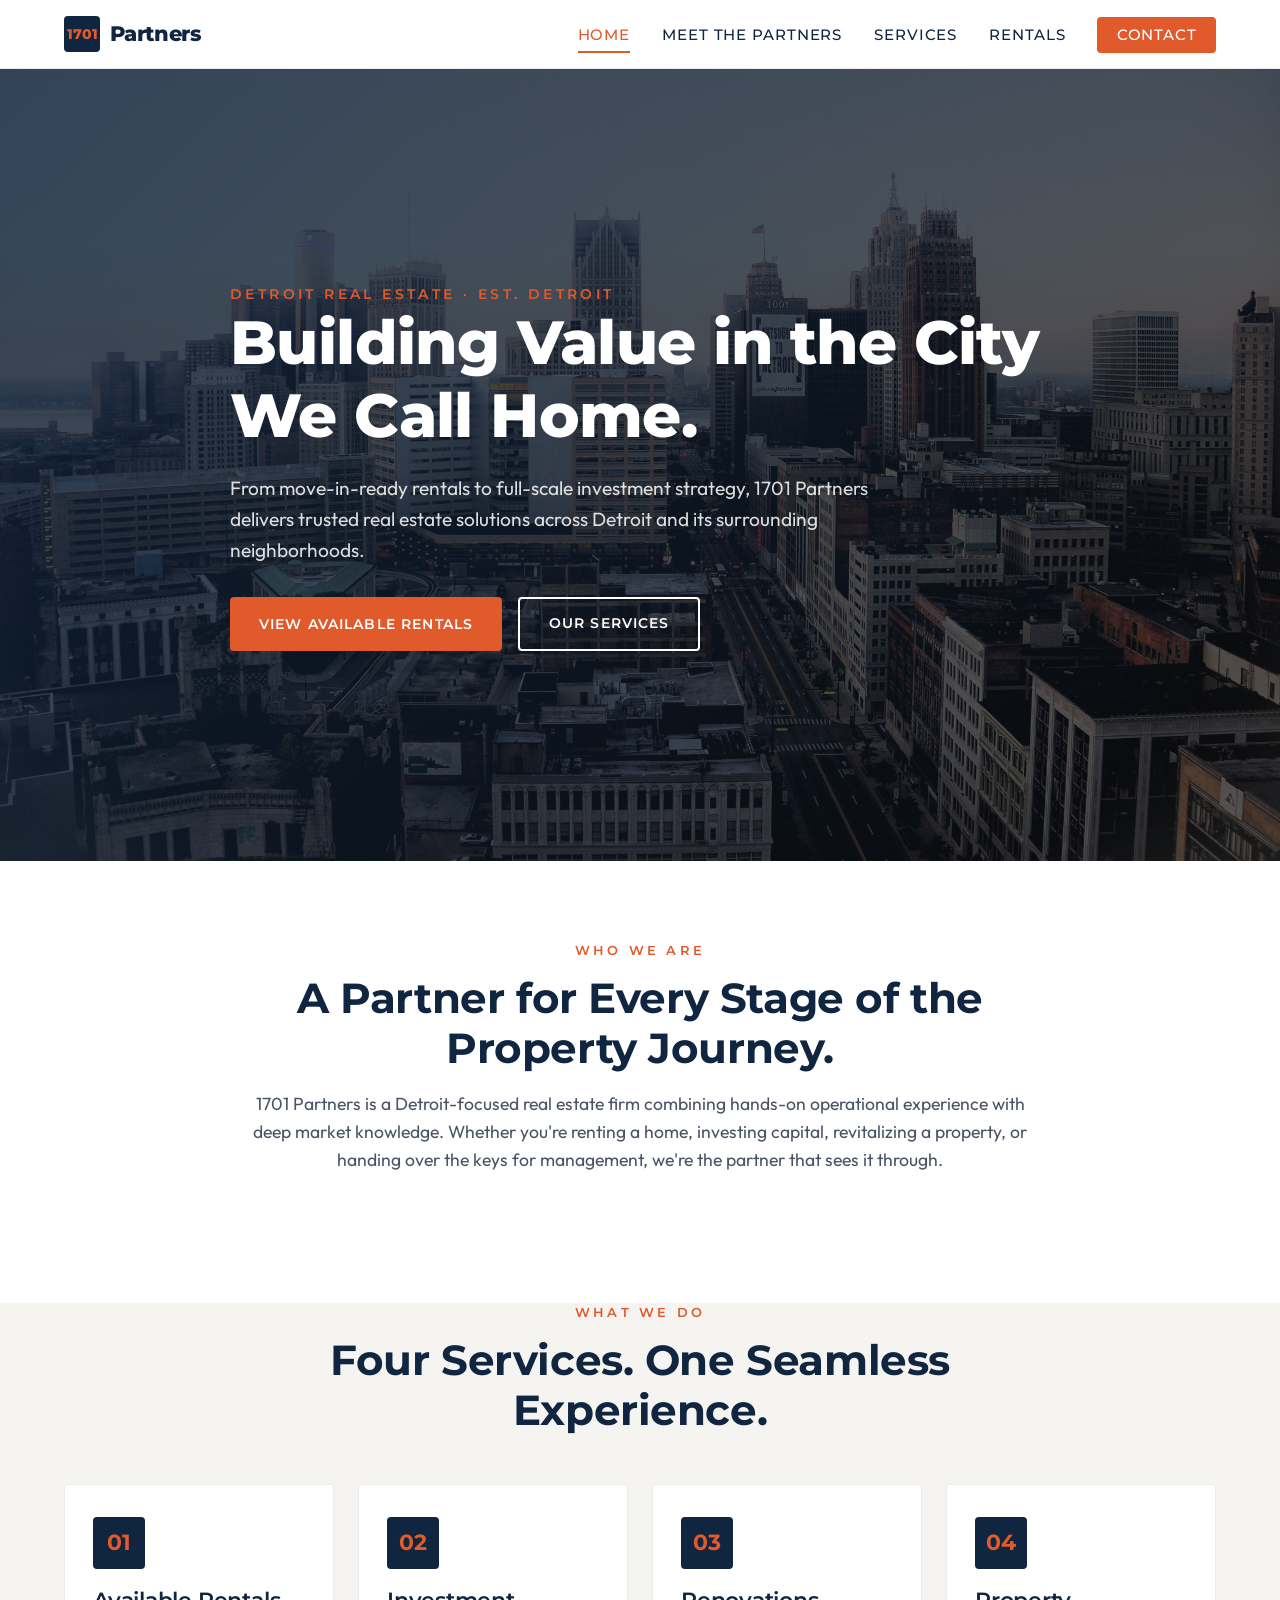
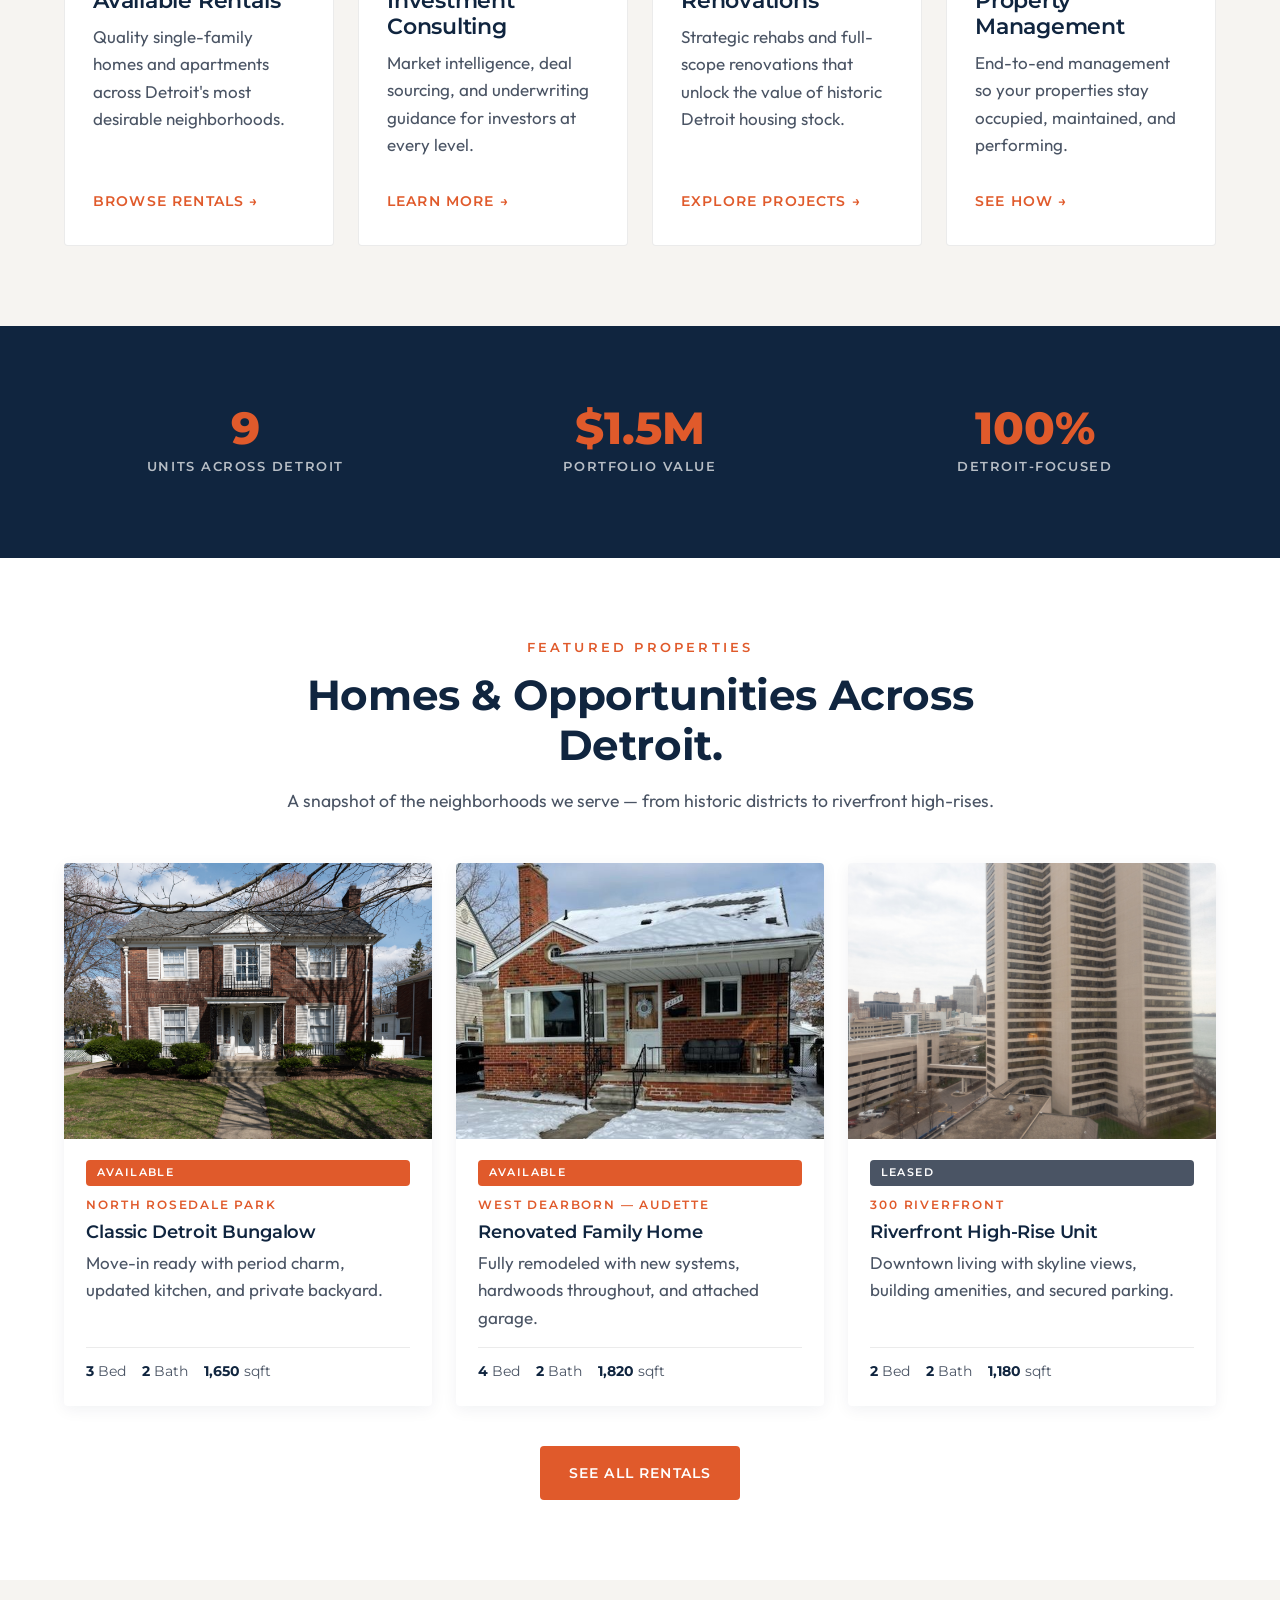
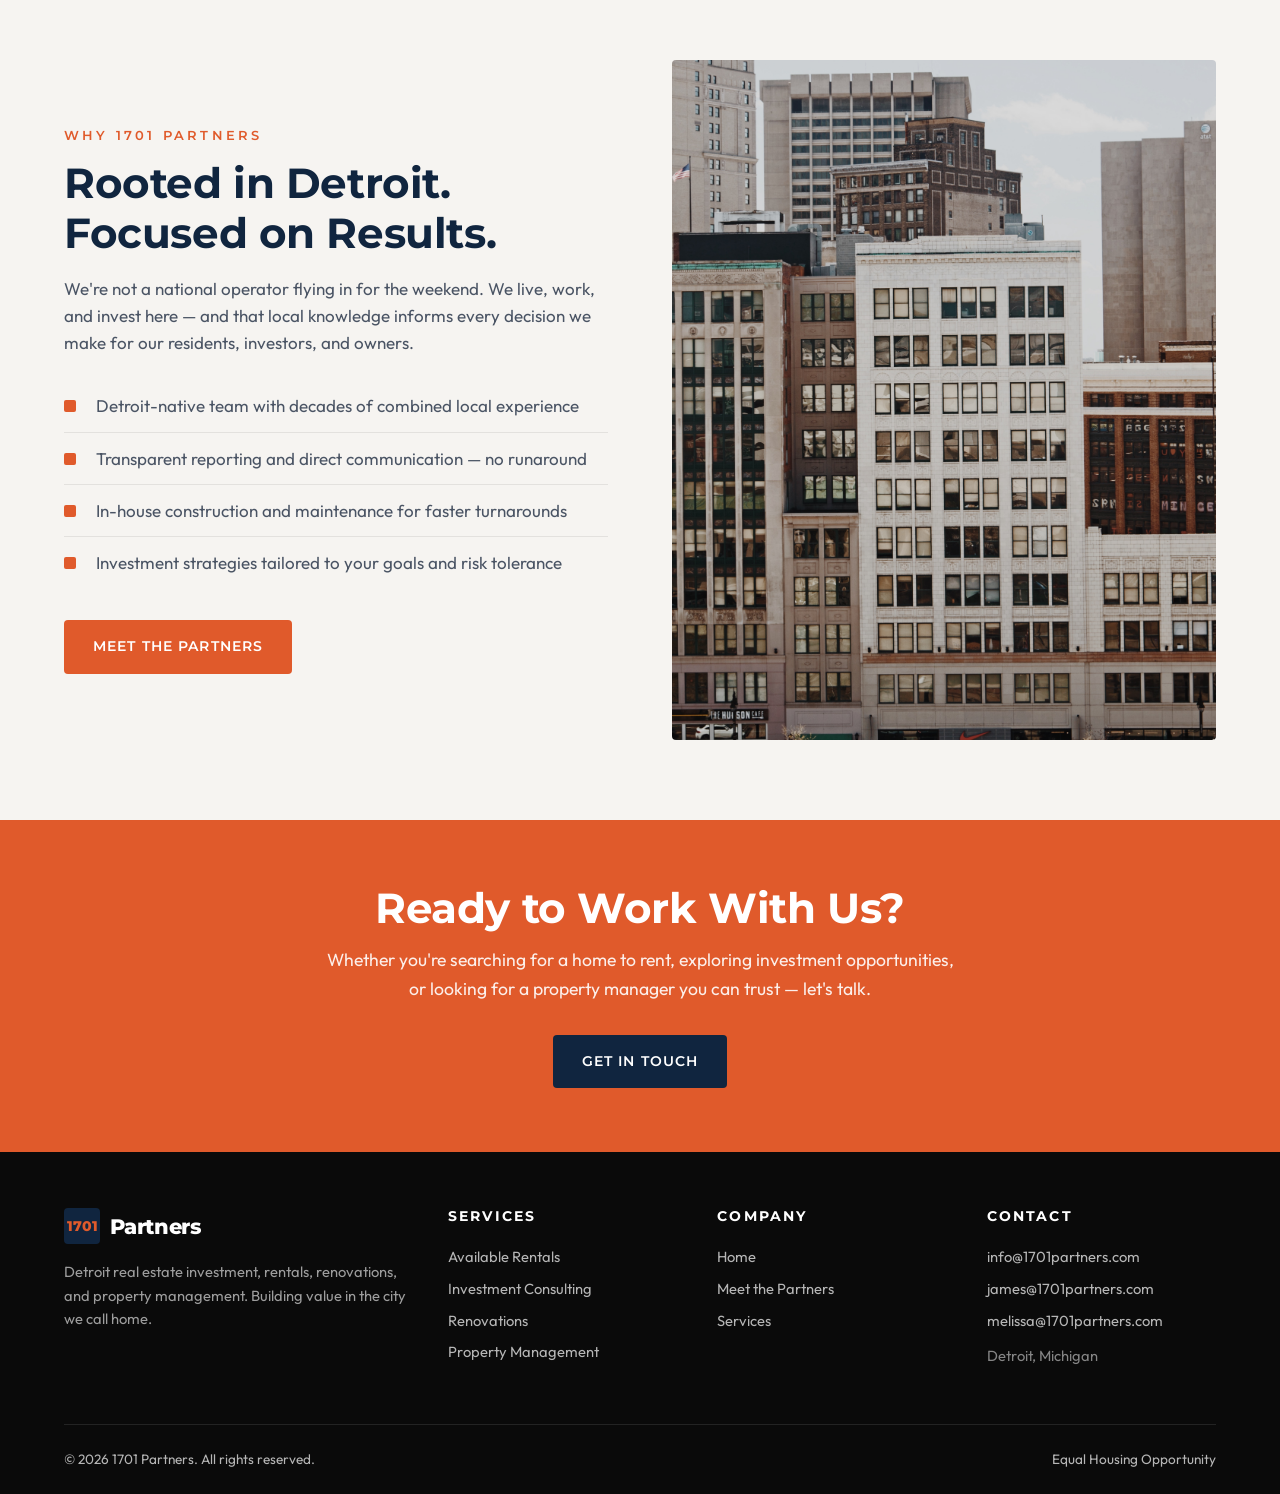
<file: index.html>
<!DOCTYPE html>
<html lang="en">
<head>
<meta charset="UTF-8">
<meta name="viewport" content="width=device-width, initial-scale=1.0">
<title>1701 Partners — Detroit Real Estate Investment, Rentals & Property Management</title>
<meta name="description" content="1701 Partners is a Detroit-based real estate firm offering quality rentals, investment consulting, renovations, and full-service property management.">
<link rel="stylesheet" href="styles.css">
</head>
<body>

<header class="site-header">
  <div class="nav">
    <a href="index.html" class="brand"><span class="brand-mark">1701</span> Partners</a>
    <button class="menu-toggle" aria-label="Toggle menu" onclick="document.getElementById('navlinks').classList.toggle('open')">☰</button>
    <ul class="nav-links" id="navlinks">
      <li><a href="index.html" class="active">Home</a></li>
      <li><a href="meet-the-partners.html">Meet the Partners</a></li>
      <li><a href="services.html">Services</a></li>
      <li><a href="available-rentals.html">Rentals</a></li>
      <li><a href="#contact" class="nav-cta">Contact</a></li>
    </ul>
  </div>
</header>

<section class="hero">
  <div class="container">
    <span class="hero-eyebrow">Detroit Real Estate · Est. Detroit</span>
    <h1>Building Value in the City We Call Home.</h1>
    <p class="lead">From move-in-ready rentals to full-scale investment strategy, 1701 Partners delivers trusted real estate solutions across Detroit and its surrounding neighborhoods.</p>
    <div class="btn-row">
      <a href="available-rentals.html" class="btn">View Available Rentals</a>
      <a href="services.html" class="btn btn-outline">Our Services</a>
    </div>
  </div>
</section>

<section>
  <div class="container">
    <div class="section-head">
      <span class="section-eyebrow">Who We Are</span>
      <h2>A Partner for Every Stage of the Property Journey.</h2>
      <p>1701 Partners is a Detroit-focused real estate firm combining hands-on operational experience with deep market knowledge. Whether you're renting a home, investing capital, revitalizing a property, or handing over the keys for management, we're the partner that sees it through.</p>
    </div>
  </div>
</section>

<section class="bg-cream" style="padding-top:0">
  <div class="container">
    <div class="section-head">
      <span class="section-eyebrow">What We Do</span>
      <h2>Four Services. One Seamless Experience.</h2>
    </div>
    <div class="grid-4">
      <a href="available-rentals.html" class="service-card">
        <div class="service-icon">01</div>
        <h3>Available Rentals</h3>
        <p>Quality single-family homes and apartments across Detroit's most desirable neighborhoods.</p>
        <span class="more">Browse Rentals →</span>
      </a>
      <a href="investment-consulting.html" class="service-card">
        <div class="service-icon">02</div>
        <h3>Investment Consulting</h3>
        <p>Market intelligence, deal sourcing, and underwriting guidance for investors at every level.</p>
        <span class="more">Learn More →</span>
      </a>
      <a href="renovations.html" class="service-card">
        <div class="service-icon">03</div>
        <h3>Renovations</h3>
        <p>Strategic rehabs and full-scope renovations that unlock the value of historic Detroit housing stock.</p>
        <span class="more">Explore Projects →</span>
      </a>
      <a href="property-management.html" class="service-card">
        <div class="service-icon">04</div>
        <h3>Property Management</h3>
        <p>End-to-end management so your properties stay occupied, maintained, and performing.</p>
        <span class="more">See How →</span>
      </a>
    </div>
  </div>
</section>

<section class="bg-navy">
  <div class="container">
    <div class="stats">
      <div><div class="stat-num">9</div><div class="stat-label">Units Across Detroit</div></div>
      <div><div class="stat-num">$1.5M</div><div class="stat-label">Portfolio Value</div></div>
      <div><div class="stat-num">100%</div><div class="stat-label">Detroit-Focused</div></div>
    </div>
  </div>
</section>

<section>
  <div class="container">
    <div class="section-head">
      <span class="section-eyebrow">Featured Properties</span>
      <h2>Homes & Opportunities Across Detroit.</h2>
      <p>A snapshot of the neighborhoods we serve — from historic districts to riverfront high-rises.</p>
    </div>
    <div class="property-grid">
      <div class="property-card">
        <img class="property-image" src="images/north-rosedale-park.jpg" alt="North Rosedale Park home">
        <div class="property-body">
          <span class="property-status">Available</span>
          <div class="property-location">North Rosedale Park</div>
          <h3>Classic Detroit Bungalow</h3>
          <p>Move-in ready with period charm, updated kitchen, and private backyard.</p>
          <div class="property-meta">
            <span><strong>3</strong> Bed</span>
            <span><strong>2</strong> Bath</span>
            <span><strong>1,650</strong> sqft</span>
          </div>
        </div>
      </div>
      <div class="property-card">
        <img class="property-image" src="images/west-dearborn-audette.jpg" alt="West Dearborn on Audette">
        <div class="property-body">
          <span class="property-status">Available</span>
          <div class="property-location">West Dearborn — Audette</div>
          <h3>Renovated Family Home</h3>
          <p>Fully remodeled with new systems, hardwoods throughout, and attached garage.</p>
          <div class="property-meta">
            <span><strong>4</strong> Bed</span>
            <span><strong>2</strong> Bath</span>
            <span><strong>1,820</strong> sqft</span>
          </div>
        </div>
      </div>
      <div class="property-card">
        <img class="property-image" src="images/300-riverfront.jpg" alt="300 Riverfront tower">
        <div class="property-body">
          <span class="property-status leased">Leased</span>
          <div class="property-location">300 Riverfront</div>
          <h3>Riverfront High-Rise Unit</h3>
          <p>Downtown living with skyline views, building amenities, and secured parking.</p>
          <div class="property-meta">
            <span><strong>2</strong> Bed</span>
            <span><strong>2</strong> Bath</span>
            <span><strong>1,180</strong> sqft</span>
          </div>
        </div>
      </div>
    </div>
    <div style="text-align:center; margin-top:2.5rem;">
      <a href="available-rentals.html" class="btn">See All Rentals</a>
    </div>
  </div>
</section>

<section class="bg-cream">
  <div class="container two-col">
    <div>
      <span class="section-eyebrow">Why 1701 Partners</span>
      <h2>Rooted in Detroit. Focused on Results.</h2>
      <p>We're not a national operator flying in for the weekend. We live, work, and invest here — and that local knowledge informs every decision we make for our residents, investors, and owners.</p>
      <ul class="feature-list">
        <li>Detroit-native team with decades of combined local experience</li>
        <li>Transparent reporting and direct communication — no runaround</li>
        <li>In-house construction and maintenance for faster turnarounds</li>
        <li>Investment strategies tailored to your goals and risk tolerance</li>
      </ul>
      <div style="margin-top:2rem"><a href="meet-the-partners.html" class="btn">Meet the Partners</a></div>
    </div>
    <div>
      <img src="images/woodward.jpg" alt="Woodward Avenue buildings" style="aspect-ratio: 4/5; object-fit: cover; width: 100%;">
    </div>
  </div>
</section>

<section class="cta-banner" id="contact">
  <div class="container">
    <h2>Ready to Work With Us?</h2>
    <p>Whether you're searching for a home to rent, exploring investment opportunities, or looking for a property manager you can trust — let's talk.</p>
    <a href="mailto:info@1701partners.com" class="btn">Get in Touch</a>
  </div>
</section>

<footer class="site-footer">
  <div class="container">
    <div class="footer-grid">
      <div>
        <div class="brand"><span class="brand-mark">1701</span> Partners</div>
        <p style="color:rgba(255,255,255,0.6)">Detroit real estate investment, rentals, renovations, and property management. Building value in the city we call home.</p>
      </div>
      <div>
        <h4>Services</h4>
        <a href="available-rentals.html">Available Rentals</a>
        <a href="investment-consulting.html">Investment Consulting</a>
        <a href="renovations.html">Renovations</a>
        <a href="property-management.html">Property Management</a>
      </div>
      <div>
        <h4>Company</h4>
        <a href="index.html">Home</a>
        <a href="meet-the-partners.html">Meet the Partners</a>
        <a href="services.html">Services</a>
      </div>
      <div>
        <h4>Contact</h4>
        <a href="mailto:info@1701partners.com">info@1701partners.com</a>
        <a href="mailto:james@1701partners.com">james@1701partners.com</a>
        <a href="mailto:melissa@1701partners.com">melissa@1701partners.com</a>
        <p style="color:rgba(255,255,255,0.5); margin-top:0.5rem">Detroit, Michigan</p>
      </div>
    </div>
    <div class="footer-bottom">
      <div>© 2026 1701 Partners. All rights reserved.</div>
      <div>Equal Housing Opportunity</div>
    </div>
  </div>
</footer>

</body>
</html>
</file>
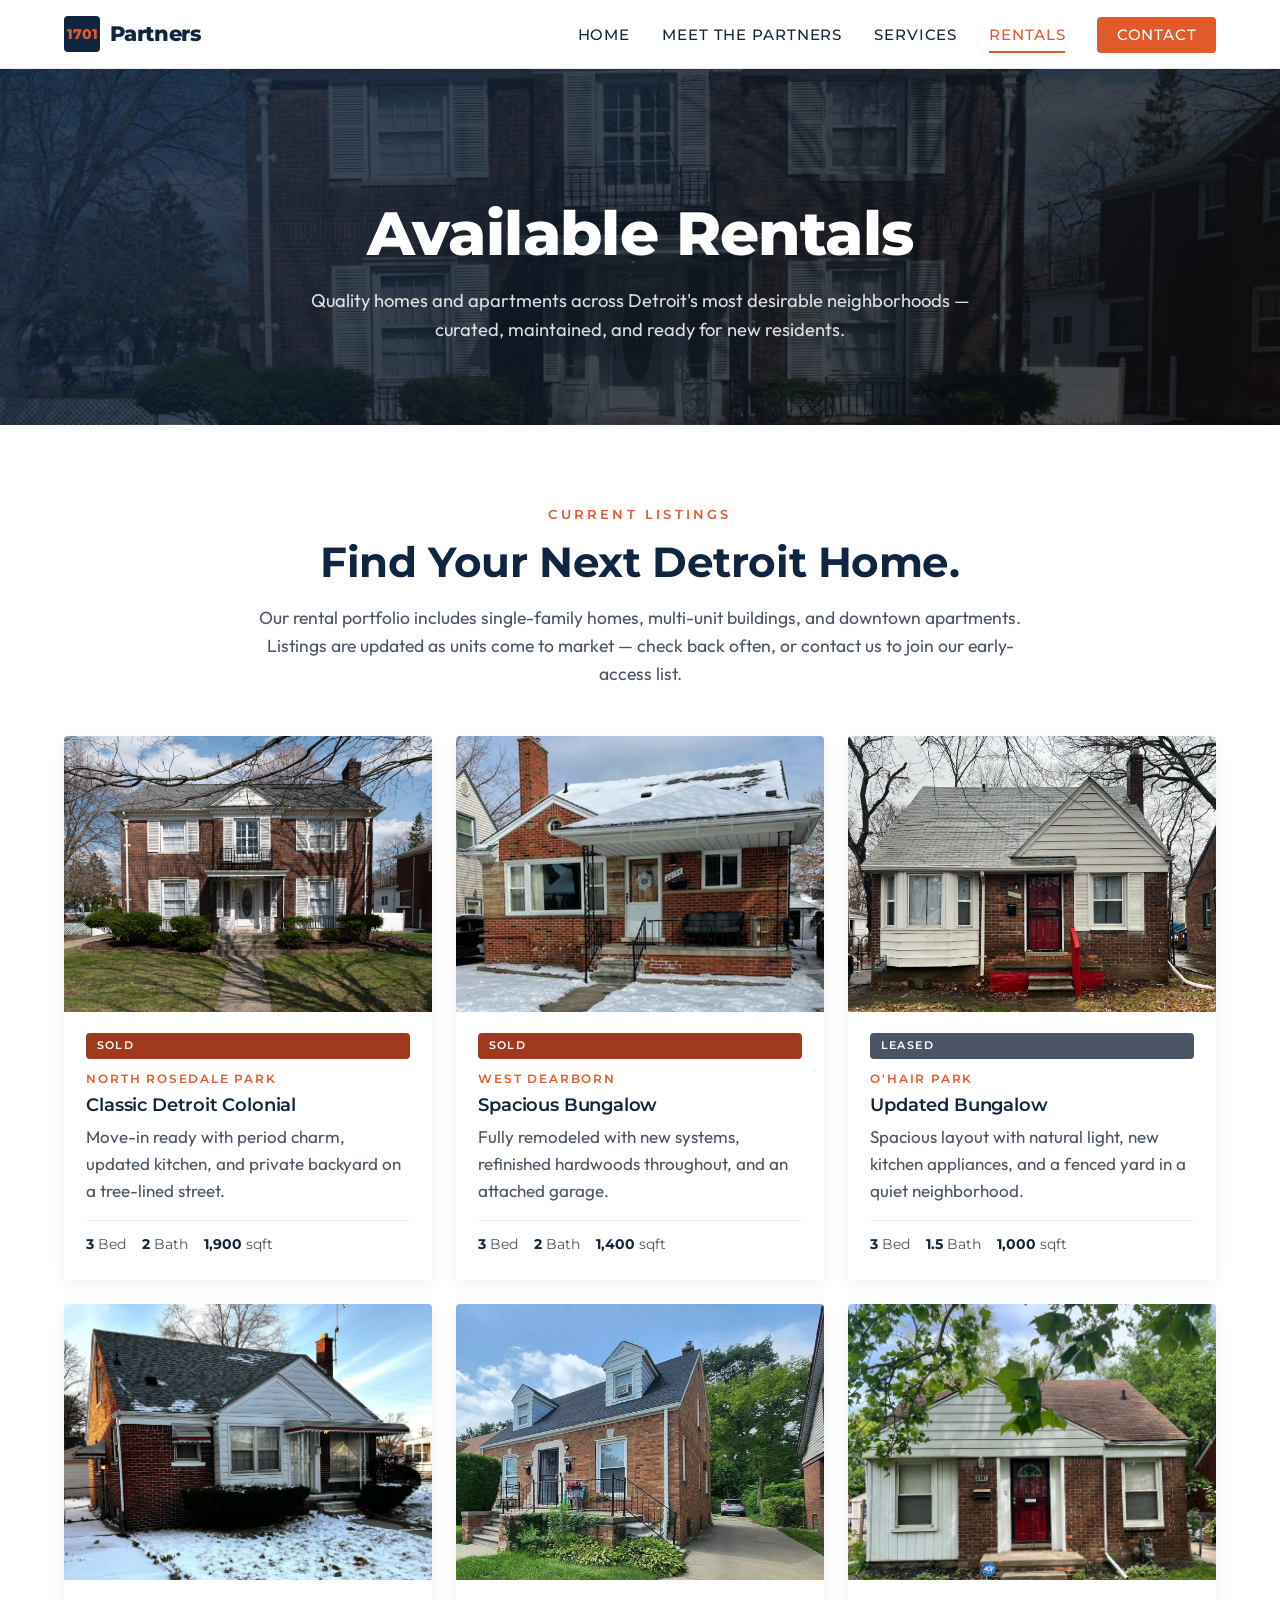
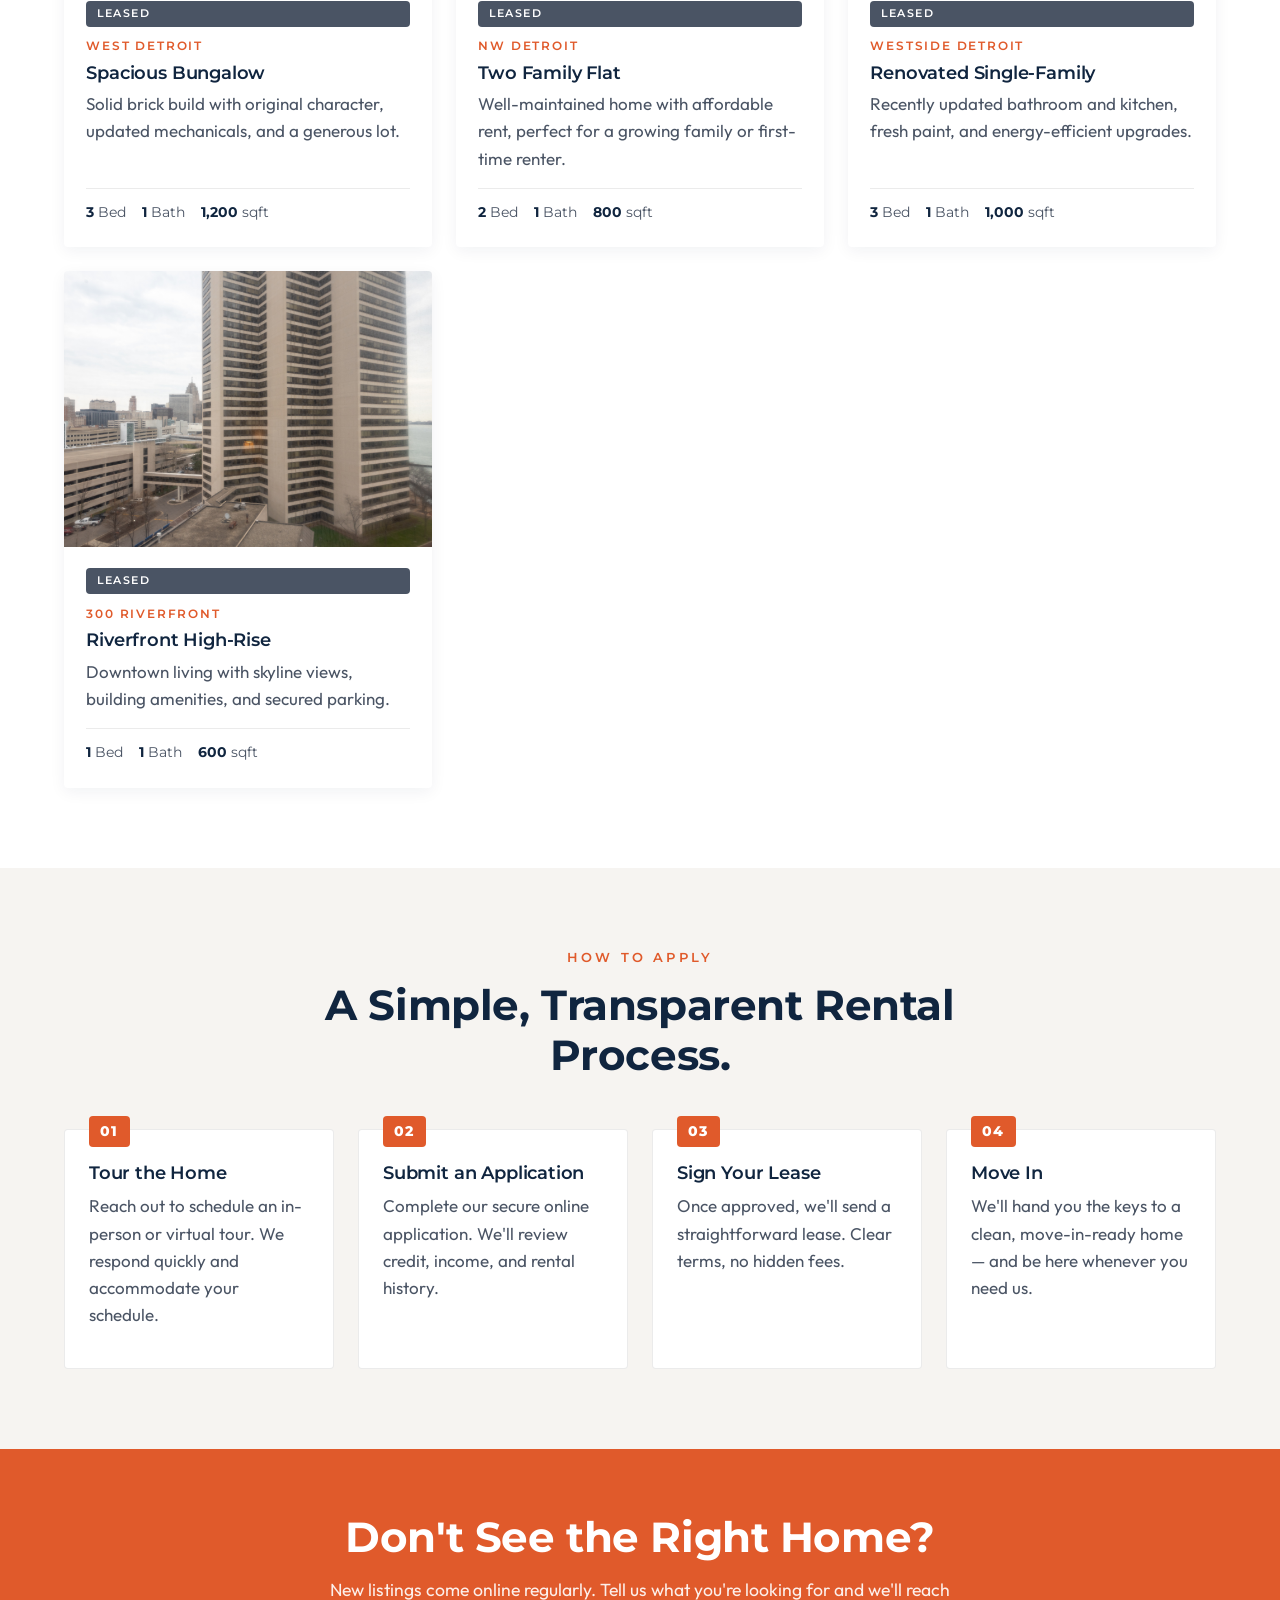
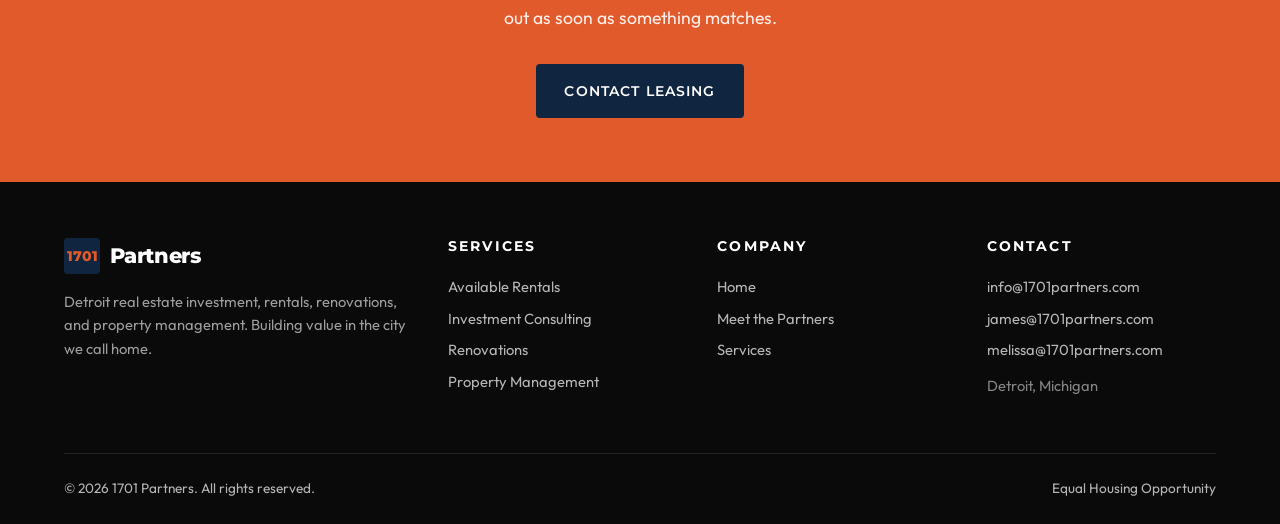
<file: available-rentals.html>
<!DOCTYPE html>
<html lang="en">
<head>
<meta charset="UTF-8">
<meta name="viewport" content="width=device-width, initial-scale=1.0">
<title>Available Rentals — 1701 Partners</title>
<meta name="description" content="Browse homes and rental history from 1701 Partners across Detroit, Dearborn, and surrounding neighborhoods.">
<link rel="stylesheet" href="styles.css">
</head>
<body>

<header class="site-header">
  <div class="nav">
    <a href="index.html" class="brand"><span class="brand-mark">1701</span> Partners</a>
    <button class="menu-toggle" aria-label="Toggle menu" onclick="document.getElementById('navlinks').classList.toggle('open')">☰</button>
    <ul class="nav-links" id="navlinks">
      <li><a href="index.html">Home</a></li>
      <li><a href="meet-the-partners.html">Meet the Partners</a></li>
      <li><a href="services.html">Services</a></li>
      <li><a href="available-rentals.html" class="active">Rentals</a></li>
      <li><a href="index.html#contact" class="nav-cta">Contact</a></li>
    </ul>
  </div>
</header>

<section class="page-header with-image" style="--bg: url('images/north-rosedale-park.jpg');">
  <div class="container">
    <h1>Available Rentals</h1>
    <p>Quality homes and apartments across Detroit's most desirable neighborhoods — curated, maintained, and ready for new residents.</p>
  </div>
</section>

<section>
  <div class="container">
    <div class="section-head">
      <span class="section-eyebrow">Current Listings</span>
      <h2>Find Your Next Detroit Home.</h2>
      <p>Our rental portfolio includes single-family homes, multi-unit buildings, and downtown apartments. Listings are updated as units come to market — check back often, or contact us to join our early-access list.</p>
    </div>

    <div class="property-grid">

      <div class="property-card">
        <img class="property-image" src="images/north-rosedale-park.jpg" alt="North Rosedale Park home">
        <div class="property-body">
          <span class="property-status" style="background: var(--rust);">Sold</span>
          <div class="property-location">North Rosedale Park</div>
          <h3>Classic Detroit Colonial</h3>
          <p>Move-in ready with period charm, updated kitchen, and private backyard on a tree-lined street.</p>
          <div class="property-meta">
            <span><strong>3</strong> Bed</span>
            <span><strong>2</strong> Bath</span>
            <span><strong>1,900</strong> sqft</span>
          </div>
        </div>
      </div>

      <div class="property-card">
        <img class="property-image" src="images/west-dearborn-audette.jpg" alt="West Dearborn home">
        <div class="property-body">
          <span class="property-status" style="background: var(--rust);">Sold</span>
          <div class="property-location">West Dearborn</div>
          <h3>Spacious Bungalow</h3>
          <p>Fully remodeled with new systems, refinished hardwoods throughout, and an attached garage.</p>
          <div class="property-meta">
            <span><strong>3</strong> Bed</span>
            <span><strong>2</strong> Bath</span>
            <span><strong>1,400</strong> sqft</span>
          </div>
        </div>
      </div>

      <div class="property-card">
        <img class="property-image" src="images/ohair-park-stahelin.jpg" alt="O'Hair Park home">
        <div class="property-body">
          <span class="property-status leased">Leased</span>
          <div class="property-location">O'Hair Park</div>
          <h3>Updated Bungalow</h3>
          <p>Spacious layout with natural light, new kitchen appliances, and a fenced yard in a quiet neighborhood.</p>
          <div class="property-meta">
            <span><strong>3</strong> Bed</span>
            <span><strong>1.5</strong> Bath</span>
            <span><strong>1,000</strong> sqft</span>
          </div>
        </div>
      </div>

      <div class="property-card">
        <img class="property-image" src="images/west-detroit-avon.jpg" alt="West Detroit home">
        <div class="property-body">
          <span class="property-status leased">Leased</span>
          <div class="property-location">West Detroit</div>
          <h3>Spacious Bungalow</h3>
          <p>Solid brick build with original character, updated mechanicals, and a generous lot.</p>
          <div class="property-meta">
            <span><strong>3</strong> Bed</span>
            <span><strong>1</strong> Bath</span>
            <span><strong>1,200</strong> sqft</span>
          </div>
        </div>
      </div>

      <div class="property-card">
        <img class="property-image" src="images/nw-west-detroit-sorrento.jpg" alt="NW Detroit home">
        <div class="property-body">
          <span class="property-status leased">Leased</span>
          <div class="property-location">NW Detroit</div>
          <h3>Two Family Flat</h3>
          <p>Well-maintained home with affordable rent, perfect for a growing family or first-time renter.</p>
          <div class="property-meta">
            <span><strong>2</strong> Bed</span>
            <span><strong>1</strong> Bath</span>
            <span><strong>800</strong> sqft</span>
          </div>
        </div>
      </div>

      <div class="property-card">
        <img class="property-image" src="images/westside-detroit-patton.jpg" alt="Westside Detroit home">
        <div class="property-body">
          <span class="property-status leased">Leased</span>
          <div class="property-location">Westside Detroit</div>
          <h3>Renovated Single-Family</h3>
          <p>Recently updated bathroom and kitchen, fresh paint, and energy-efficient upgrades.</p>
          <div class="property-meta">
            <span><strong>3</strong> Bed</span>
            <span><strong>1</strong> Bath</span>
            <span><strong>1,000</strong> sqft</span>
          </div>
        </div>
      </div>

      <div class="property-card">
        <img class="property-image" src="images/300-riverfront.jpg" alt="300 Riverfront tower">
        <div class="property-body">
          <span class="property-status leased">Leased</span>
          <div class="property-location">300 Riverfront</div>
          <h3>Riverfront High-Rise</h3>
          <p>Downtown living with skyline views, building amenities, and secured parking.</p>
          <div class="property-meta">
            <span><strong>1</strong> Bed</span>
            <span><strong>1</strong> Bath</span>
            <span><strong>600</strong> sqft</span>
          </div>
        </div>
      </div>

    </div>
  </div>
</section>

<section class="bg-cream">
  <div class="container">
    <div class="section-head">
      <span class="section-eyebrow">How to Apply</span>
      <h2>A Simple, Transparent Rental Process.</h2>
    </div>
    <div class="process-grid">
      <div class="process-step">
        <h3>Tour the Home</h3>
        <p>Reach out to schedule an in-person or virtual tour. We respond quickly and accommodate your schedule.</p>
      </div>
      <div class="process-step">
        <h3>Submit an Application</h3>
        <p>Complete our secure online application. We'll review credit, income, and rental history.</p>
      </div>
      <div class="process-step">
        <h3>Sign Your Lease</h3>
        <p>Once approved, we'll send a straightforward lease. Clear terms, no hidden fees.</p>
      </div>
      <div class="process-step">
        <h3>Move In</h3>
        <p>We'll hand you the keys to a clean, move-in-ready home — and be here whenever you need us.</p>
      </div>
    </div>
  </div>
</section>

<section class="cta-banner">
  <div class="container">
    <h2>Don't See the Right Home?</h2>
    <p>New listings come online regularly. Tell us what you're looking for and we'll reach out as soon as something matches.</p>
    <a href="mailto:info@1701partners.com" class="btn">Contact Leasing</a>
  </div>
</section>

<footer class="site-footer">
  <div class="container">
    <div class="footer-grid">
      <div>
        <div class="brand"><span class="brand-mark">1701</span> Partners</div>
        <p style="color:rgba(255,255,255,0.6)">Detroit real estate investment, rentals, renovations, and property management. Building value in the city we call home.</p>
      </div>
      <div>
        <h4>Services</h4>
        <a href="available-rentals.html">Available Rentals</a>
        <a href="investment-consulting.html">Investment Consulting</a>
        <a href="renovations.html">Renovations</a>
        <a href="property-management.html">Property Management</a>
      </div>
      <div>
        <h4>Company</h4>
        <a href="index.html">Home</a>
        <a href="meet-the-partners.html">Meet the Partners</a>
        <a href="services.html">Services</a>
      </div>
      <div>
        <h4>Contact</h4>
        <a href="mailto:info@1701partners.com">info@1701partners.com</a>
        <a href="mailto:james@1701partners.com">james@1701partners.com</a>
        <a href="mailto:melissa@1701partners.com">melissa@1701partners.com</a>
        <p style="color:rgba(255,255,255,0.5); margin-top:0.5rem">Detroit, Michigan</p>
      </div>
    </div>
    <div class="footer-bottom">
      <div>© 2026 1701 Partners. All rights reserved.</div>
      <div>Equal Housing Opportunity</div>
    </div>
  </div>
</footer>

</body>
</html>
</file>
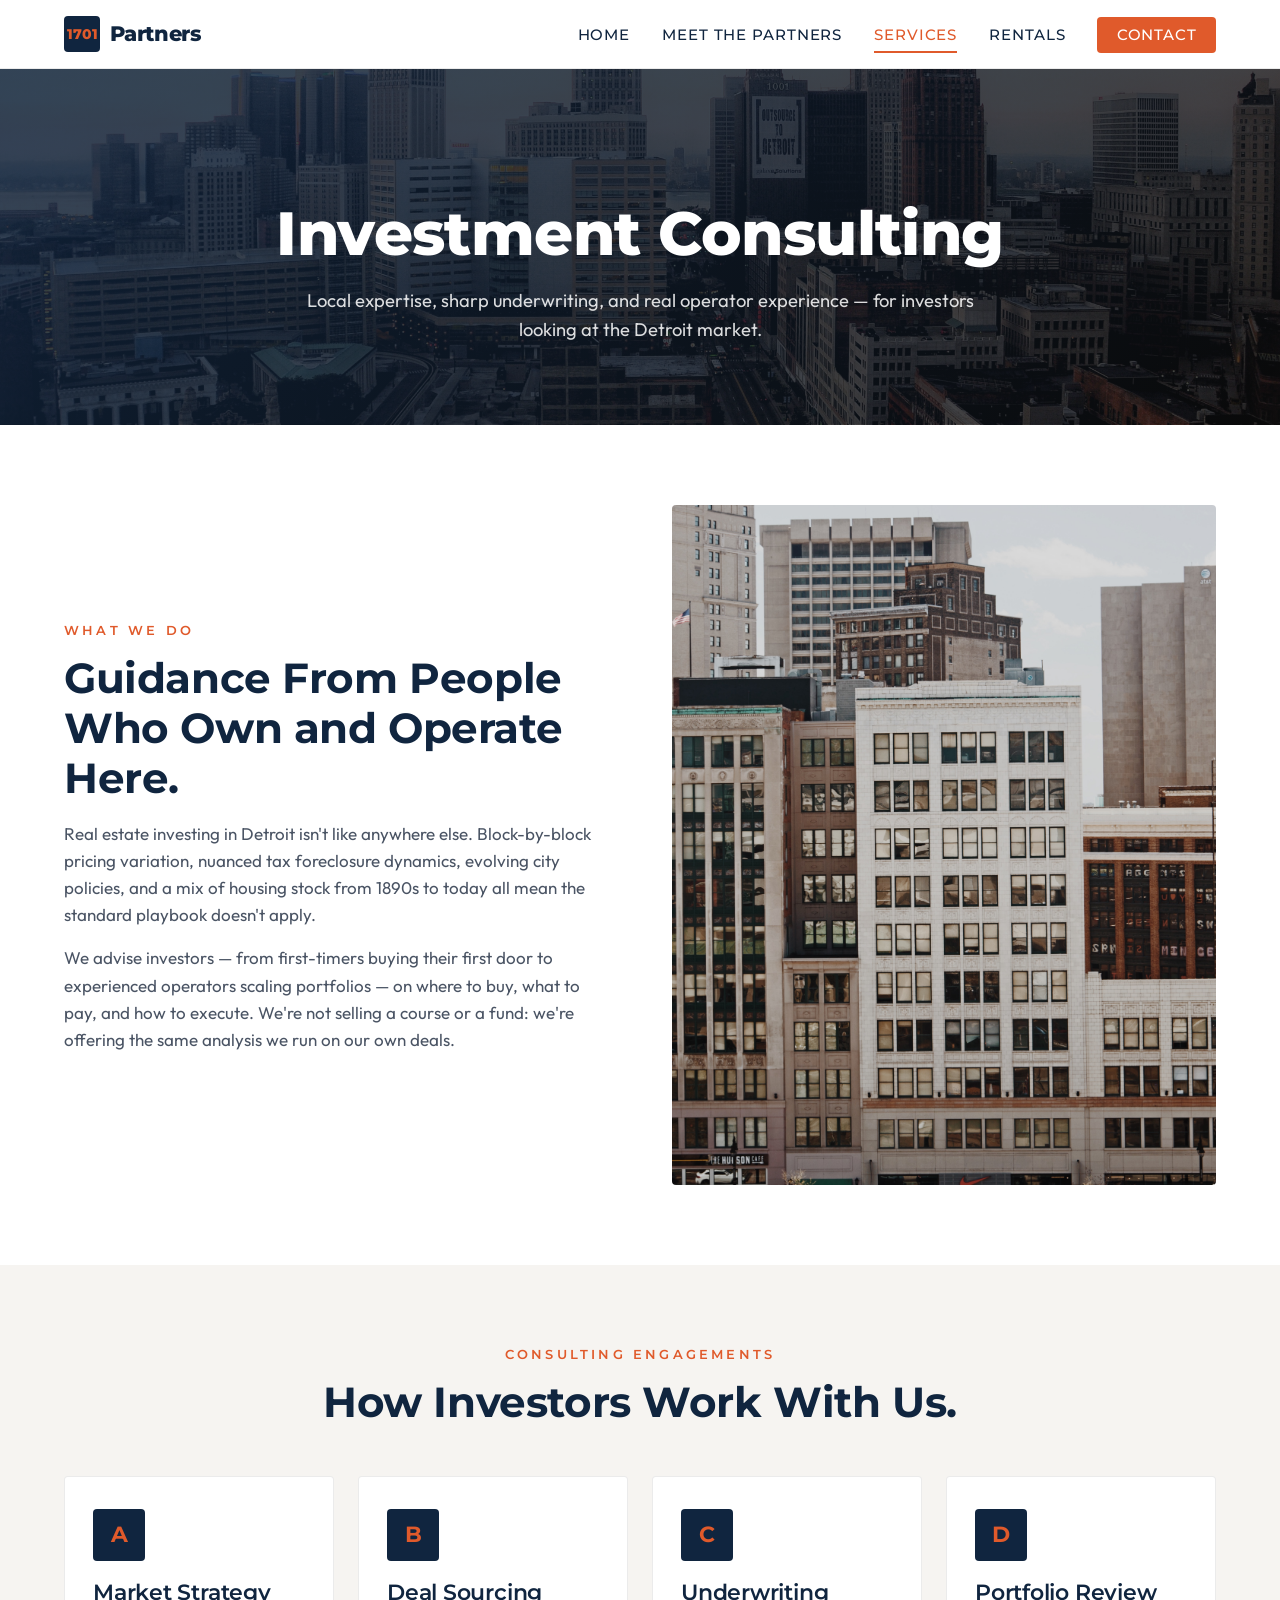
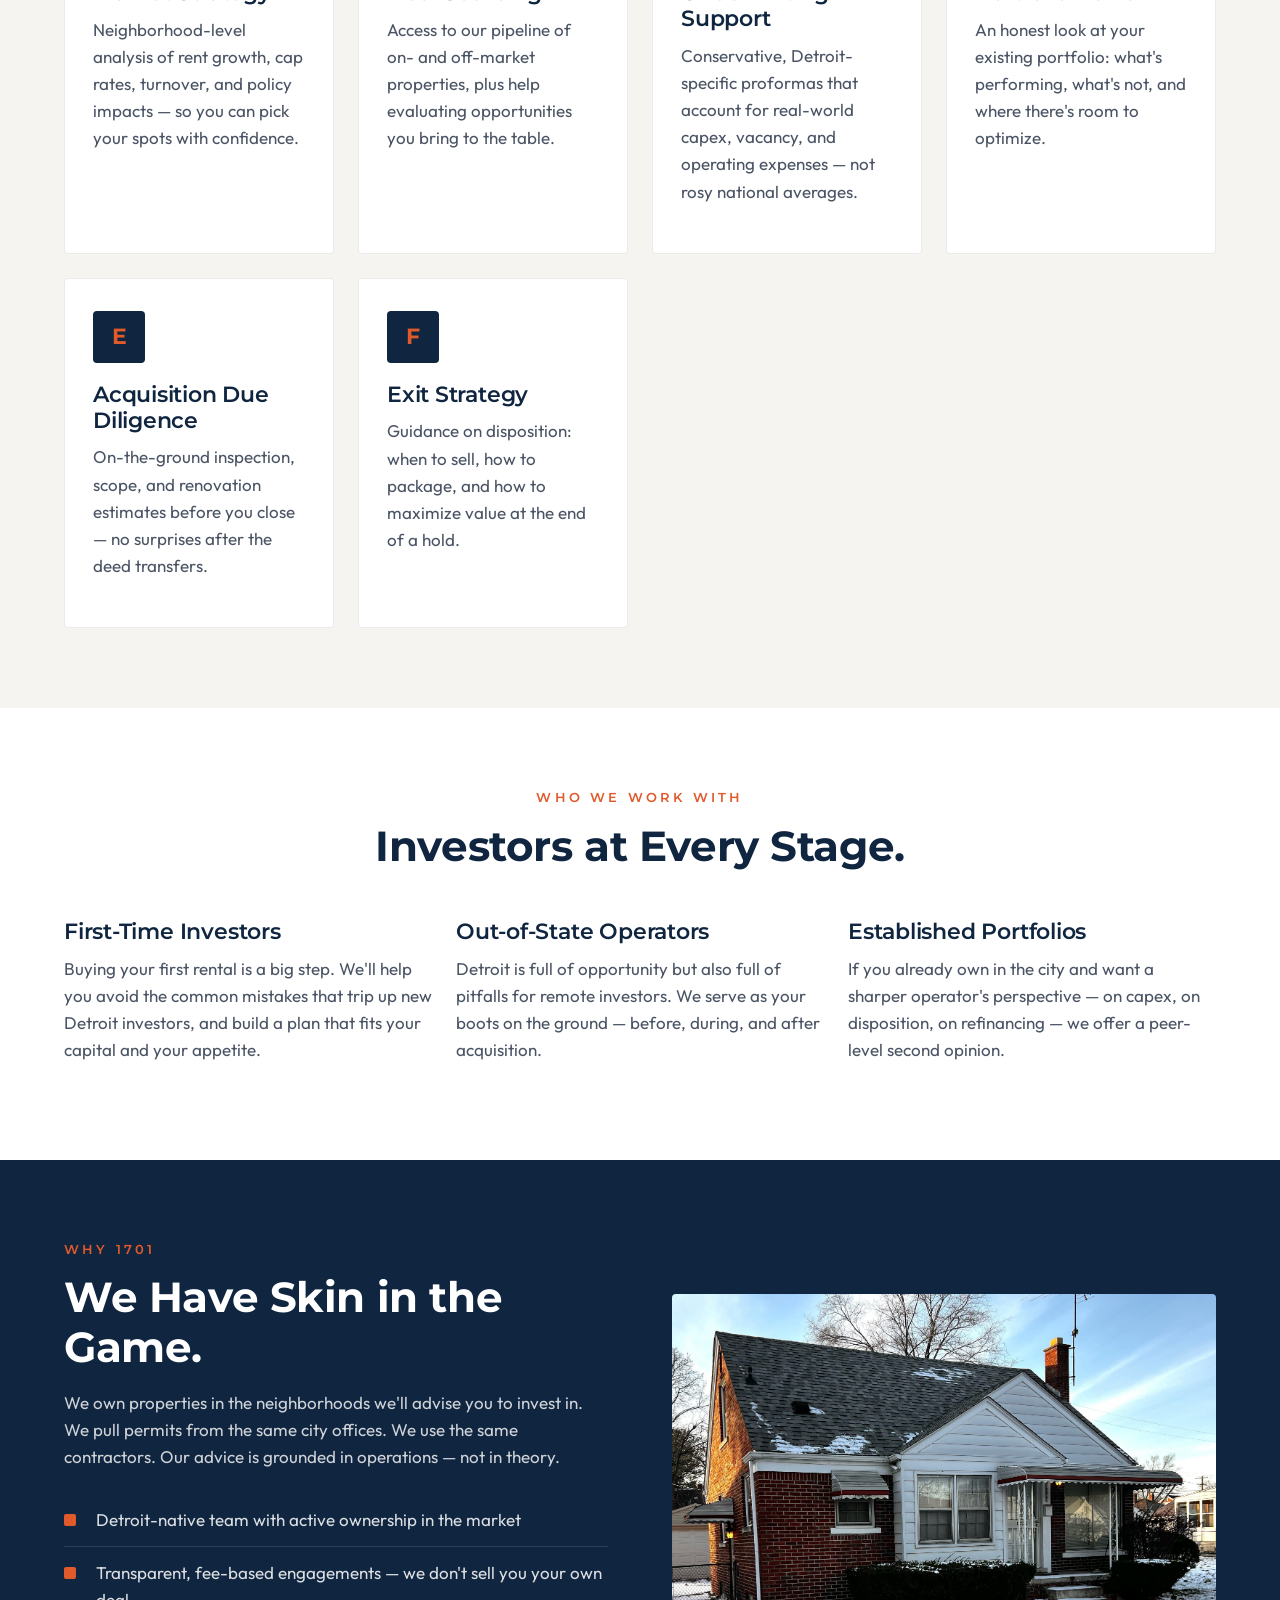
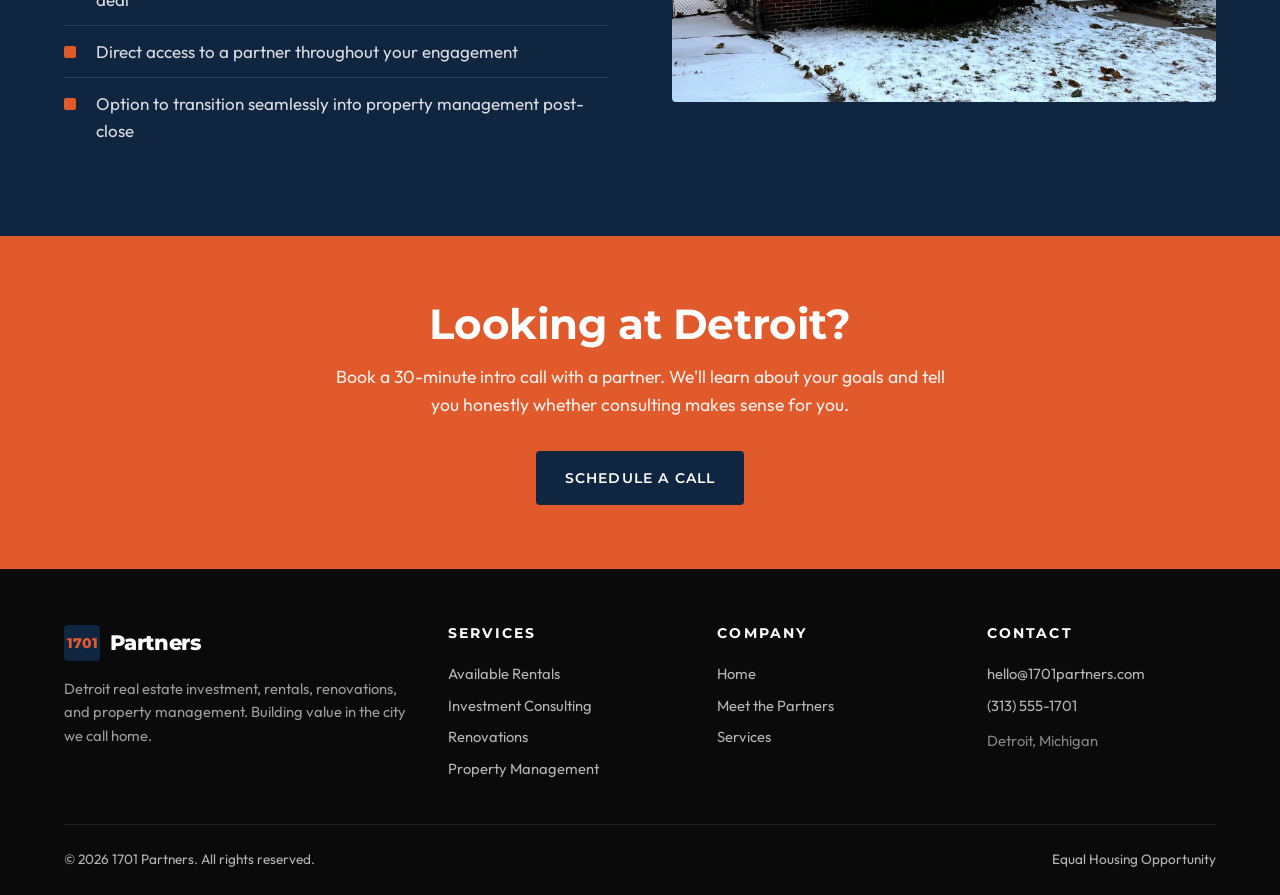
<file: investment-consulting.html>
<!DOCTYPE html>
<html lang="en">
<head>
<meta charset="UTF-8">
<meta name="viewport" content="width=device-width, initial-scale=1.0">
<title>Investment Consulting — 1701 Partners</title>
<meta name="description" content="Real estate investment consulting from 1701 Partners — deal sourcing, underwriting, and market strategy focused on the Detroit market.">
<link rel="stylesheet" href="styles.css">
</head>
<body>

<header class="site-header">
  <div class="nav">
    <a href="index.html" class="brand"><span class="brand-mark">1701</span> Partners</a>
    <button class="menu-toggle" aria-label="Toggle menu" onclick="document.getElementById('navlinks').classList.toggle('open')">☰</button>
    <ul class="nav-links" id="navlinks">
      <li><a href="index.html">Home</a></li>
      <li><a href="meet-the-partners.html">Meet the Partners</a></li>
      <li><a href="services.html" class="active">Services</a></li>
      <li><a href="available-rentals.html">Rentals</a></li>
      <li><a href="index.html#contact" class="nav-cta">Contact</a></li>
    </ul>
  </div>
</header>

<section class="page-header with-image" style="--bg: url('images/downtown-detroit-skyline.jpg');">
  <div class="container">
    <h1>Investment Consulting</h1>
    <p>Local expertise, sharp underwriting, and real operator experience — for investors looking at the Detroit market.</p>
  </div>
</section>

<section>
  <div class="container two-col">
    <div>
      <span class="section-eyebrow">What We Do</span>
      <h2>Guidance From People Who Own and Operate Here.</h2>
      <p>Real estate investing in Detroit isn't like anywhere else. Block-by-block pricing variation, nuanced tax foreclosure dynamics, evolving city policies, and a mix of housing stock from 1890s to today all mean the standard playbook doesn't apply.</p>
      <p>We advise investors — from first-timers buying their first door to experienced operators scaling portfolios — on where to buy, what to pay, and how to execute. We're not selling a course or a fund: we're offering the same analysis we run on our own deals.</p>
    </div>
    <div>
      <img src="images/woodward.jpg" alt="Detroit downtown buildings on Woodward" style="aspect-ratio: 4/5; object-fit: cover;">
    </div>
  </div>
</section>

<section class="bg-cream">
  <div class="container">
    <div class="section-head">
      <span class="section-eyebrow">Consulting Engagements</span>
      <h2>How Investors Work With Us.</h2>
    </div>
    <div class="grid-3">
      <div class="service-card">
        <div class="service-icon">A</div>
        <h3>Market Strategy</h3>
        <p>Neighborhood-level analysis of rent growth, cap rates, turnover, and policy impacts — so you can pick your spots with confidence.</p>
      </div>
      <div class="service-card">
        <div class="service-icon">B</div>
        <h3>Deal Sourcing</h3>
        <p>Access to our pipeline of on- and off-market properties, plus help evaluating opportunities you bring to the table.</p>
      </div>
      <div class="service-card">
        <div class="service-icon">C</div>
        <h3>Underwriting Support</h3>
        <p>Conservative, Detroit-specific proformas that account for real-world capex, vacancy, and operating expenses — not rosy national averages.</p>
      </div>
      <div class="service-card">
        <div class="service-icon">D</div>
        <h3>Portfolio Review</h3>
        <p>An honest look at your existing portfolio: what's performing, what's not, and where there's room to optimize.</p>
      </div>
      <div class="service-card">
        <div class="service-icon">E</div>
        <h3>Acquisition Due Diligence</h3>
        <p>On-the-ground inspection, scope, and renovation estimates before you close — no surprises after the deed transfers.</p>
      </div>
      <div class="service-card">
        <div class="service-icon">F</div>
        <h3>Exit Strategy</h3>
        <p>Guidance on disposition: when to sell, how to package, and how to maximize value at the end of a hold.</p>
      </div>
    </div>
  </div>
</section>

<section>
  <div class="container">
    <div class="section-head">
      <span class="section-eyebrow">Who We Work With</span>
      <h2>Investors at Every Stage.</h2>
    </div>
    <div class="grid-3">
      <div>
        <h3>First-Time Investors</h3>
        <p>Buying your first rental is a big step. We'll help you avoid the common mistakes that trip up new Detroit investors, and build a plan that fits your capital and your appetite.</p>
      </div>
      <div>
        <h3>Out-of-State Operators</h3>
        <p>Detroit is full of opportunity but also full of pitfalls for remote investors. We serve as your boots on the ground — before, during, and after acquisition.</p>
      </div>
      <div>
        <h3>Established Portfolios</h3>
        <p>If you already own in the city and want a sharper operator's perspective — on capex, on disposition, on refinancing — we offer a peer-level second opinion.</p>
      </div>
    </div>
  </div>
</section>

<section class="bg-navy">
  <div class="container two-col">
    <div>
      <span class="section-eyebrow" style="color: var(--orange)">Why 1701</span>
      <h2 style="color: var(--white)">We Have Skin in the Game.</h2>
      <p>We own properties in the neighborhoods we'll advise you to invest in. We pull permits from the same city offices. We use the same contractors. Our advice is grounded in operations — not in theory.</p>
      <ul class="feature-list">
        <li>Detroit-native team with active ownership in the market</li>
        <li>Transparent, fee-based engagements — we don't sell you your own deal</li>
        <li>Direct access to a partner throughout your engagement</li>
        <li>Option to transition seamlessly into property management post-close</li>
      </ul>
    </div>
    <div>
      <img src="images/west-detroit-avon.jpg" alt="West Detroit property on Avon" style="aspect-ratio: 4/3; object-fit: cover;">
    </div>
  </div>
</section>

<section class="cta-banner">
  <div class="container">
    <h2>Looking at Detroit?</h2>
    <p>Book a 30-minute intro call with a partner. We'll learn about your goals and tell you honestly whether consulting makes sense for you.</p>
    <a href="mailto:invest@1701partners.com" class="btn">Schedule a Call</a>
  </div>
</section>

<footer class="site-footer">
  <div class="container">
    <div class="footer-grid">
      <div>
        <div class="brand"><span class="brand-mark">1701</span> Partners</div>
        <p style="color:rgba(255,255,255,0.6)">Detroit real estate investment, rentals, renovations, and property management. Building value in the city we call home.</p>
      </div>
      <div>
        <h4>Services</h4>
        <a href="available-rentals.html">Available Rentals</a>
        <a href="investment-consulting.html">Investment Consulting</a>
        <a href="renovations.html">Renovations</a>
        <a href="property-management.html">Property Management</a>
      </div>
      <div>
        <h4>Company</h4>
        <a href="index.html">Home</a>
        <a href="meet-the-partners.html">Meet the Partners</a>
        <a href="services.html">Services</a>
      </div>
      <div>
        <h4>Contact</h4>
        <a href="mailto:hello@1701partners.com">hello@1701partners.com</a>
        <a href="tel:+13135551701">(313) 555-1701</a>
        <p style="color:rgba(255,255,255,0.5); margin-top:0.5rem">Detroit, Michigan</p>
      </div>
    </div>
    <div class="footer-bottom">
      <div>© 2026 1701 Partners. All rights reserved.</div>
      <div>Equal Housing Opportunity</div>
    </div>
  </div>
</footer>

</body>
</html>
</file>
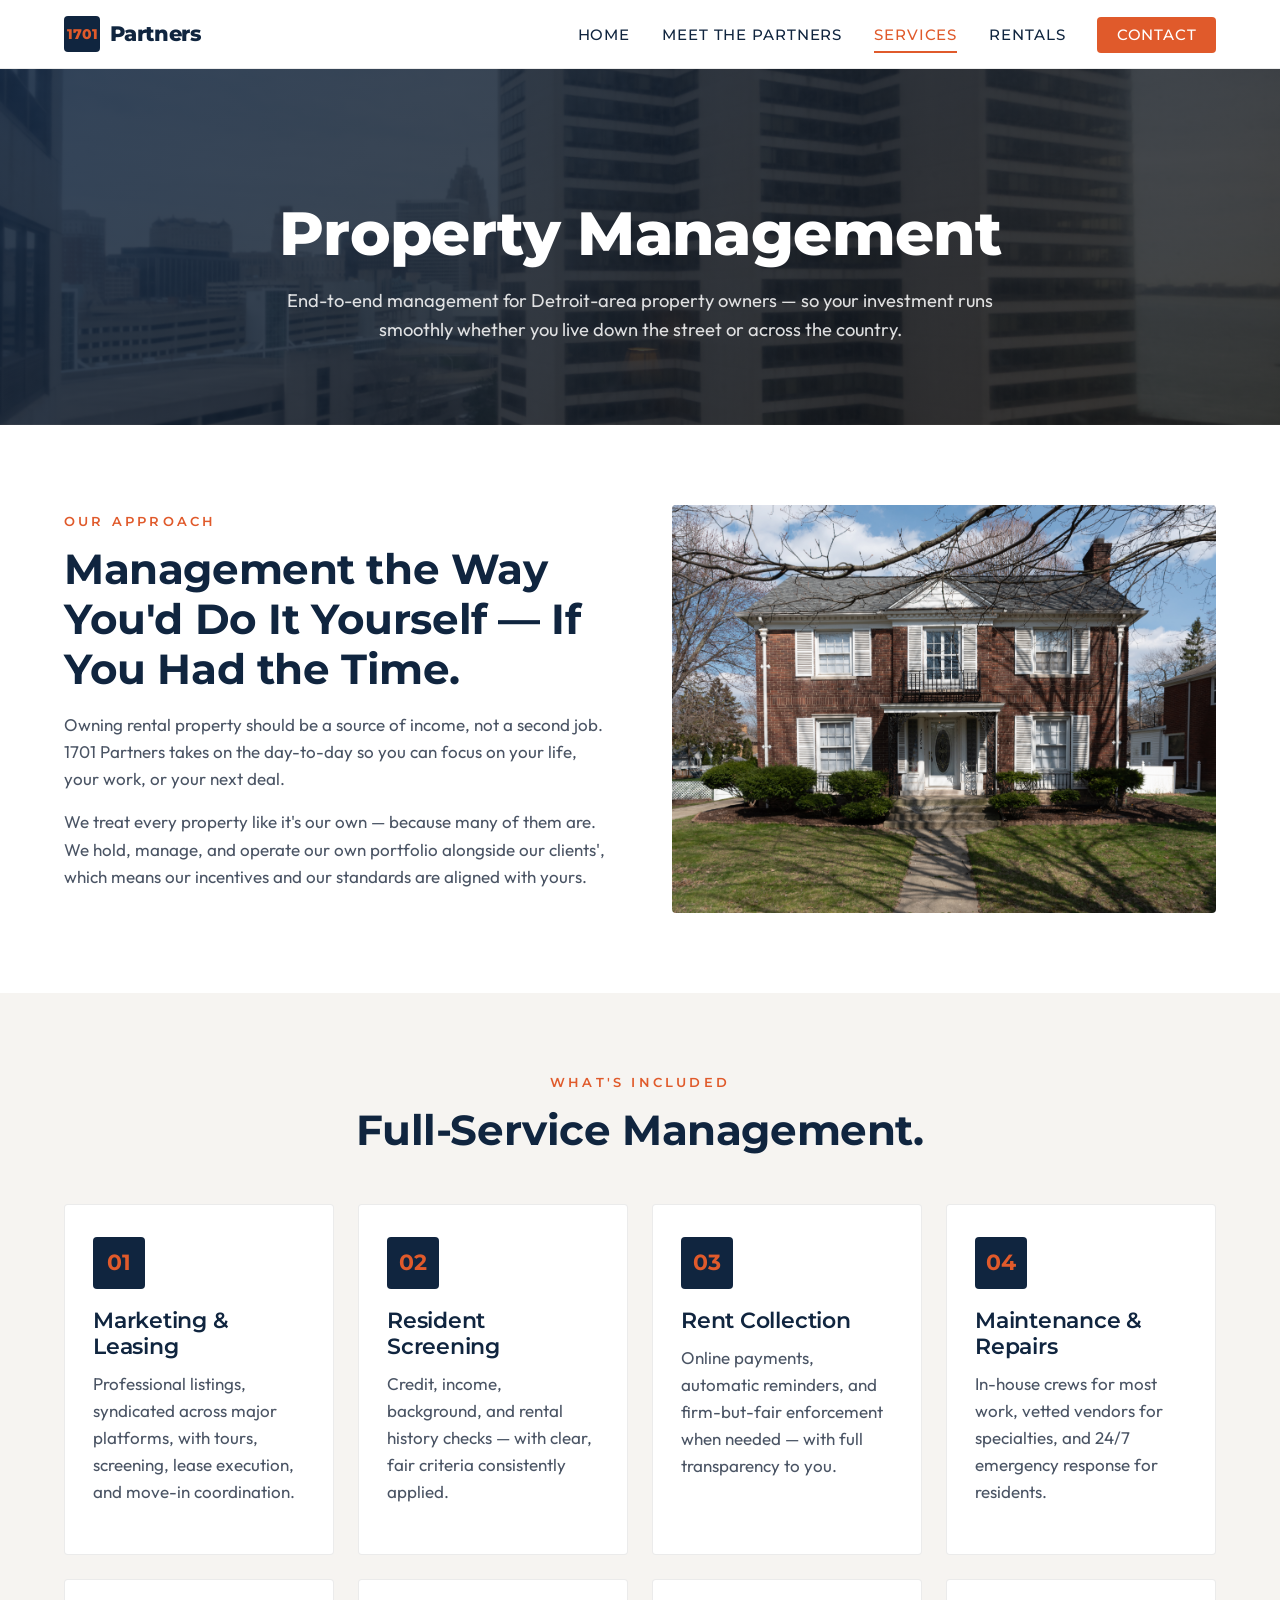
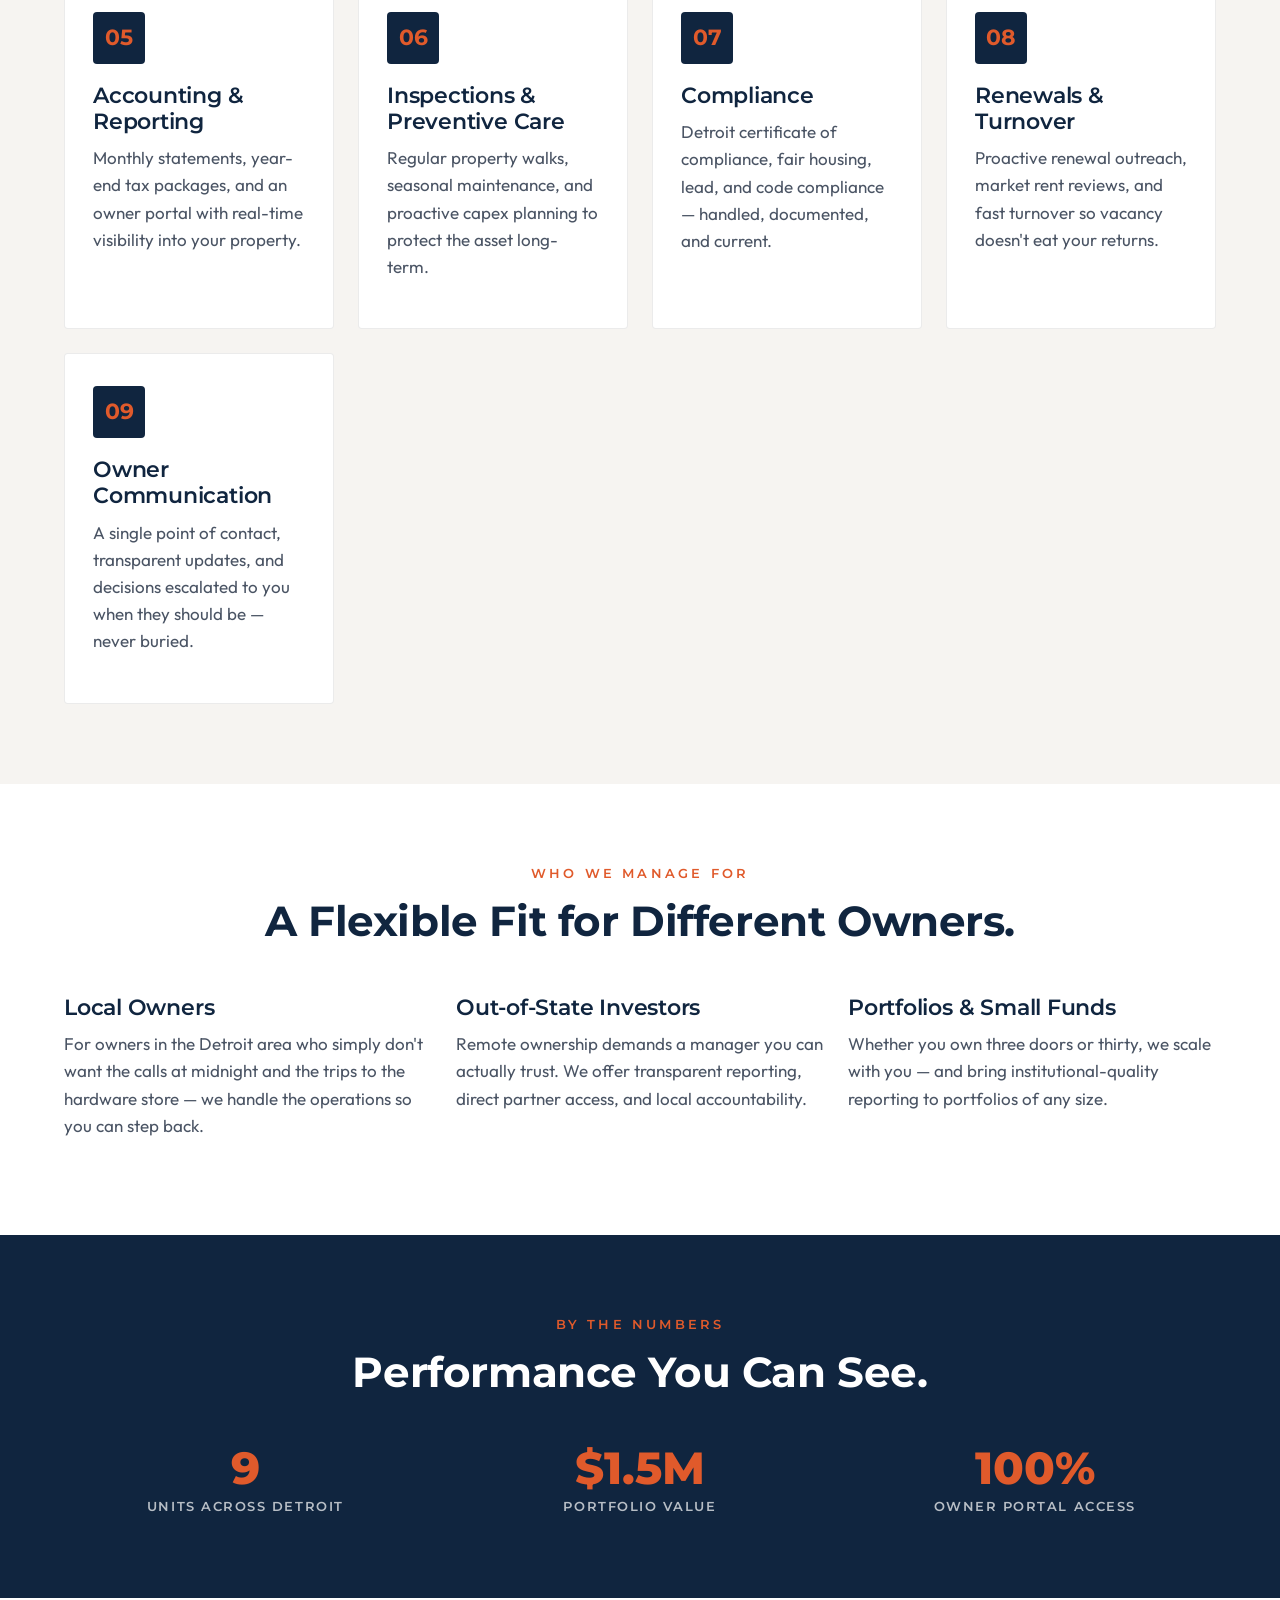
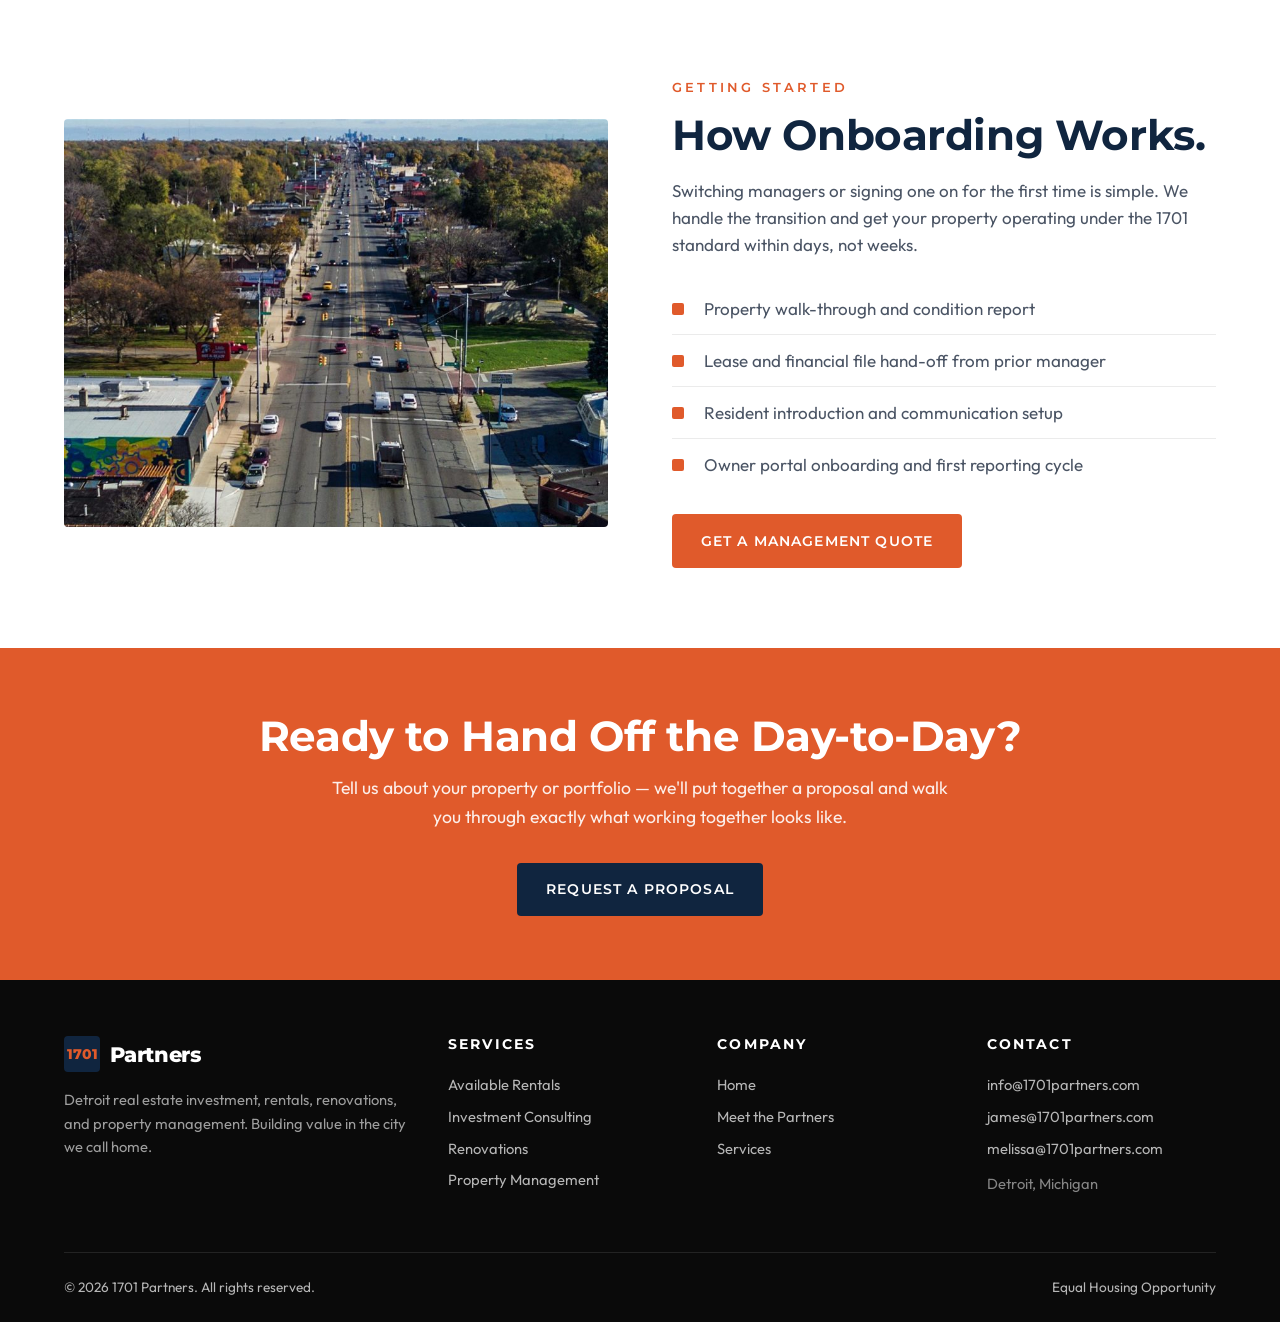
<file: property-management.html>
<!DOCTYPE html>
<html lang="en">
<head>
<meta charset="UTF-8">
<meta name="viewport" content="width=device-width, initial-scale=1.0">
<title>Property Management — 1701 Partners</title>
<meta name="description" content="Full-service property management from 1701 Partners — leasing, maintenance, accounting, and resident care for Detroit-area property owners.">
<link rel="stylesheet" href="styles.css">
</head>
<body>

<header class="site-header">
  <div class="nav">
    <a href="index.html" class="brand"><span class="brand-mark">1701</span> Partners</a>
    <button class="menu-toggle" aria-label="Toggle menu" onclick="document.getElementById('navlinks').classList.toggle('open')">☰</button>
    <ul class="nav-links" id="navlinks">
      <li><a href="index.html">Home</a></li>
      <li><a href="meet-the-partners.html">Meet the Partners</a></li>
      <li><a href="services.html" class="active">Services</a></li>
      <li><a href="available-rentals.html">Rentals</a></li>
      <li><a href="index.html#contact" class="nav-cta">Contact</a></li>
    </ul>
  </div>
</header>

<section class="page-header with-image" style="--bg: url('images/300-riverfront.jpg');">
  <div class="container">
    <h1>Property Management</h1>
    <p>End-to-end management for Detroit-area property owners — so your investment runs smoothly whether you live down the street or across the country.</p>
  </div>
</section>

<section>
  <div class="container two-col">
    <div>
      <span class="section-eyebrow">Our Approach</span>
      <h2>Management the Way You'd Do It Yourself — If You Had the Time.</h2>
      <p>Owning rental property should be a source of income, not a second job. 1701 Partners takes on the day-to-day so you can focus on your life, your work, or your next deal.</p>
      <p>We treat every property like it's our own — because many of them are. We hold, manage, and operate our own portfolio alongside our clients', which means our incentives and our standards are aligned with yours.</p>
    </div>
    <div>
      <img src="images/north-rosedale-park.jpg" alt="North Rosedale Park managed property" style="aspect-ratio: 4/3; object-fit: cover;">
    </div>
  </div>
</section>

<section class="bg-cream">
  <div class="container">
    <div class="section-head">
      <span class="section-eyebrow">What's Included</span>
      <h2>Full-Service Management.</h2>
    </div>
    <div class="grid-3">
      <div class="service-card">
        <div class="service-icon">01</div>
        <h3>Marketing & Leasing</h3>
        <p>Professional listings, syndicated across major platforms, with tours, screening, lease execution, and move-in coordination.</p>
      </div>
      <div class="service-card">
        <div class="service-icon">02</div>
        <h3>Resident Screening</h3>
        <p>Credit, income, background, and rental history checks — with clear, fair criteria consistently applied.</p>
      </div>
      <div class="service-card">
        <div class="service-icon">03</div>
        <h3>Rent Collection</h3>
        <p>Online payments, automatic reminders, and firm-but-fair enforcement when needed — with full transparency to you.</p>
      </div>
      <div class="service-card">
        <div class="service-icon">04</div>
        <h3>Maintenance & Repairs</h3>
        <p>In-house crews for most work, vetted vendors for specialties, and 24/7 emergency response for residents.</p>
      </div>
      <div class="service-card">
        <div class="service-icon">05</div>
        <h3>Accounting & Reporting</h3>
        <p>Monthly statements, year-end tax packages, and an owner portal with real-time visibility into your property.</p>
      </div>
      <div class="service-card">
        <div class="service-icon">06</div>
        <h3>Inspections & Preventive Care</h3>
        <p>Regular property walks, seasonal maintenance, and proactive capex planning to protect the asset long-term.</p>
      </div>
      <div class="service-card">
        <div class="service-icon">07</div>
        <h3>Compliance</h3>
        <p>Detroit certificate of compliance, fair housing, lead, and code compliance — handled, documented, and current.</p>
      </div>
      <div class="service-card">
        <div class="service-icon">08</div>
        <h3>Renewals & Turnover</h3>
        <p>Proactive renewal outreach, market rent reviews, and fast turnover so vacancy doesn't eat your returns.</p>
      </div>
      <div class="service-card">
        <div class="service-icon">09</div>
        <h3>Owner Communication</h3>
        <p>A single point of contact, transparent updates, and decisions escalated to you when they should be — never buried.</p>
      </div>
    </div>
  </div>
</section>

<section>
  <div class="container">
    <div class="section-head">
      <span class="section-eyebrow">Who We Manage For</span>
      <h2>A Flexible Fit for Different Owners.</h2>
    </div>
    <div class="grid-3">
      <div>
        <h3>Local Owners</h3>
        <p>For owners in the Detroit area who simply don't want the calls at midnight and the trips to the hardware store — we handle the operations so you can step back.</p>
      </div>
      <div>
        <h3>Out-of-State Investors</h3>
        <p>Remote ownership demands a manager you can actually trust. We offer transparent reporting, direct partner access, and local accountability.</p>
      </div>
      <div>
        <h3>Portfolios & Small Funds</h3>
        <p>Whether you own three doors or thirty, we scale with you — and bring institutional-quality reporting to portfolios of any size.</p>
      </div>
    </div>
  </div>
</section>

<section class="bg-navy">
  <div class="container">
    <div class="section-head">
      <span class="section-eyebrow" style="color: var(--orange)">By the Numbers</span>
      <h2 style="color: var(--white)">Performance You Can See.</h2>
    </div>
    <div class="stats">
      <div><div class="stat-num">9</div><div class="stat-label">Units Across Detroit</div></div>
      <div><div class="stat-num">$1.5M</div><div class="stat-label">Portfolio Value</div></div>
      <div><div class="stat-num">100%</div><div class="stat-label">Owner Portal Access</div></div>
    </div>
  </div>
</section>

<section>
  <div class="container two-col">
    <div>
      <img src="images/grand-river.jpg" alt="Grand River corridor managed property" style="aspect-ratio: 4/3; object-fit: cover;">
    </div>
    <div>
      <span class="section-eyebrow">Getting Started</span>
      <h2>How Onboarding Works.</h2>
      <p>Switching managers or signing one on for the first time is simple. We handle the transition and get your property operating under the 1701 standard within days, not weeks.</p>
      <ul class="feature-list">
        <li>Property walk-through and condition report</li>
        <li>Lease and financial file hand-off from prior manager</li>
        <li>Resident introduction and communication setup</li>
        <li>Owner portal onboarding and first reporting cycle</li>
      </ul>
      <div style="margin-top:1.5rem"><a href="mailto:info@1701partners.com" class="btn">Get a Management Quote</a></div>
    </div>
  </div>
</section>

<section class="cta-banner">
  <div class="container">
    <h2>Ready to Hand Off the Day-to-Day?</h2>
    <p>Tell us about your property or portfolio — we'll put together a proposal and walk you through exactly what working together looks like.</p>
    <a href="mailto:info@1701partners.com" class="btn">Request a Proposal</a>
  </div>
</section>

<footer class="site-footer">
  <div class="container">
    <div class="footer-grid">
      <div>
        <div class="brand"><span class="brand-mark">1701</span> Partners</div>
        <p style="color:rgba(255,255,255,0.6)">Detroit real estate investment, rentals, renovations, and property management. Building value in the city we call home.</p>
      </div>
      <div>
        <h4>Services</h4>
        <a href="available-rentals.html">Available Rentals</a>
        <a href="investment-consulting.html">Investment Consulting</a>
        <a href="renovations.html">Renovations</a>
        <a href="property-management.html">Property Management</a>
      </div>
      <div>
        <h4>Company</h4>
        <a href="index.html">Home</a>
        <a href="meet-the-partners.html">Meet the Partners</a>
        <a href="services.html">Services</a>
      </div>
      <div>
        <h4>Contact</h4>
        <a href="mailto:info@1701partners.com">info@1701partners.com</a>
        <a href="mailto:james@1701partners.com">james@1701partners.com</a>
        <a href="mailto:melissa@1701partners.com">melissa@1701partners.com</a>
        <p style="color:rgba(255,255,255,0.5); margin-top:0.5rem">Detroit, Michigan</p>
      </div>
    </div>
    <div class="footer-bottom">
      <div>© 2026 1701 Partners. All rights reserved.</div>
      <div>Equal Housing Opportunity</div>
    </div>
  </div>
</footer>

</body>
</html>
</file>
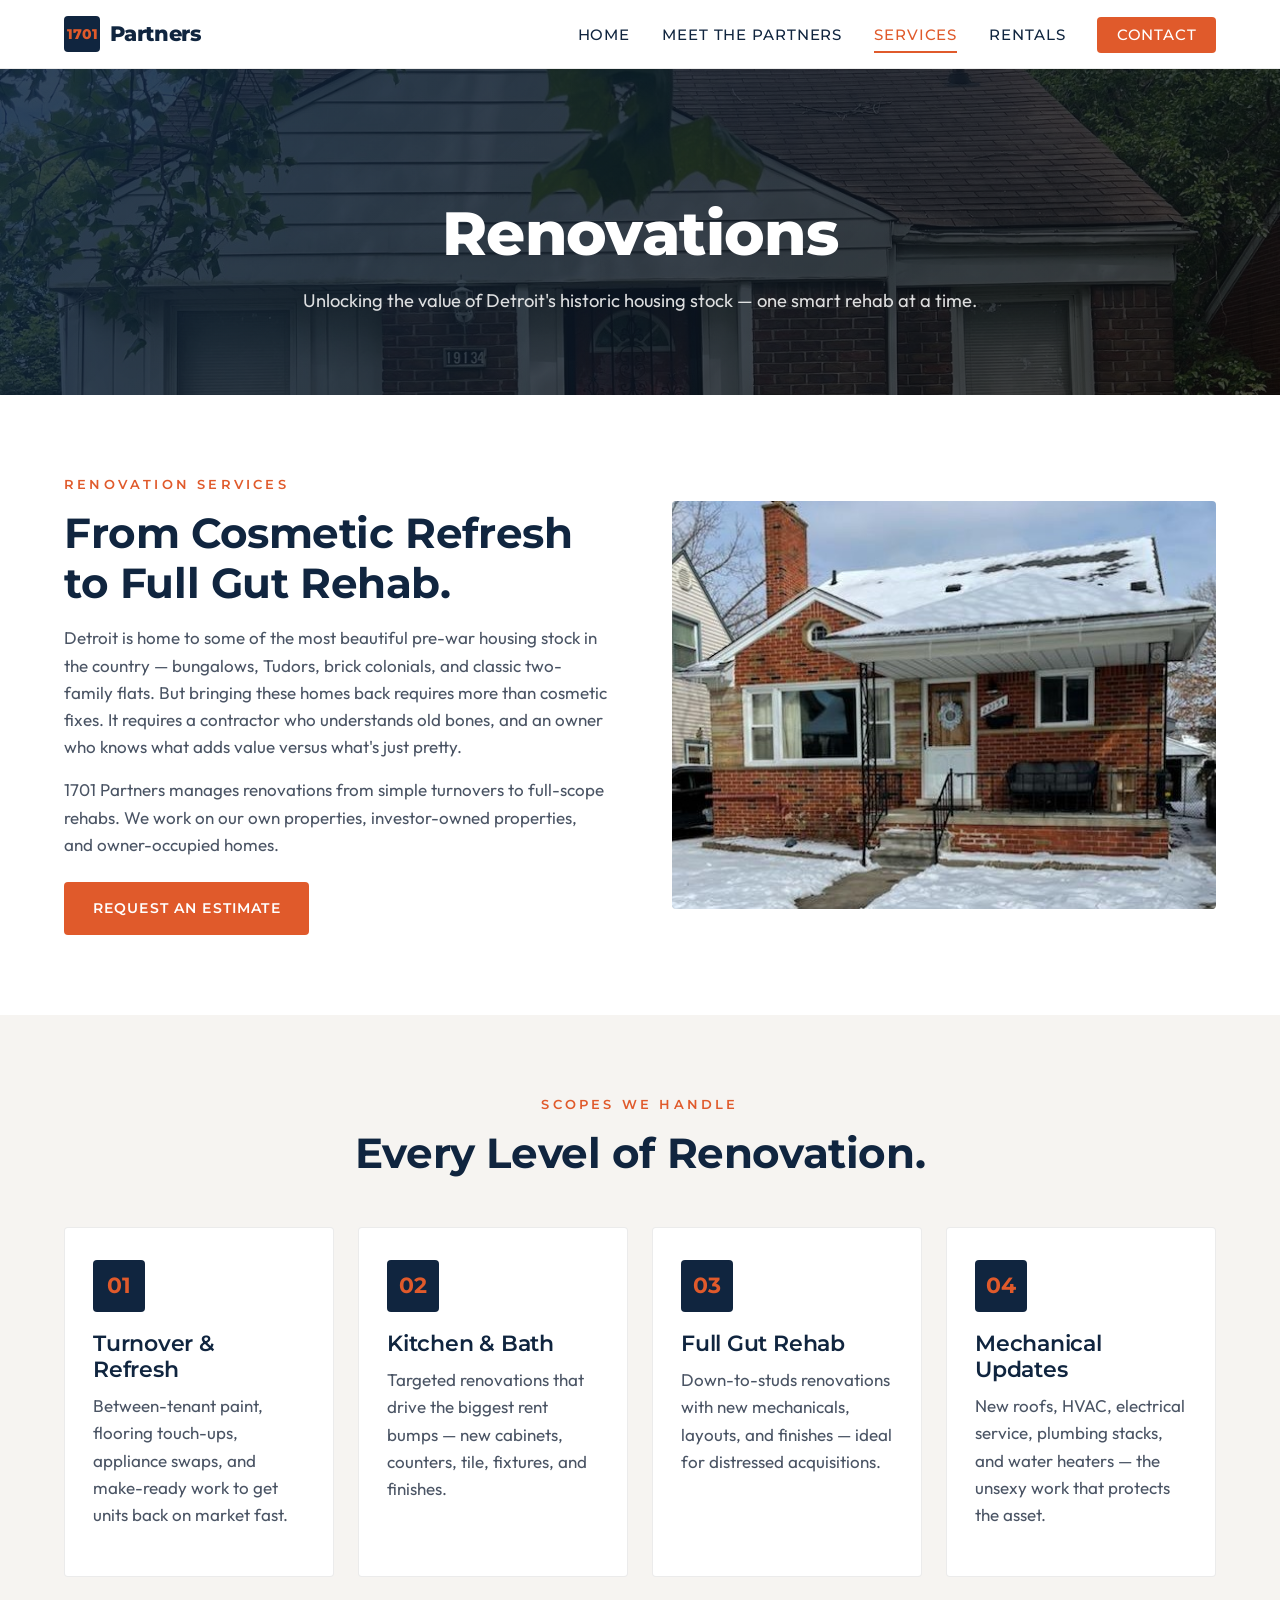
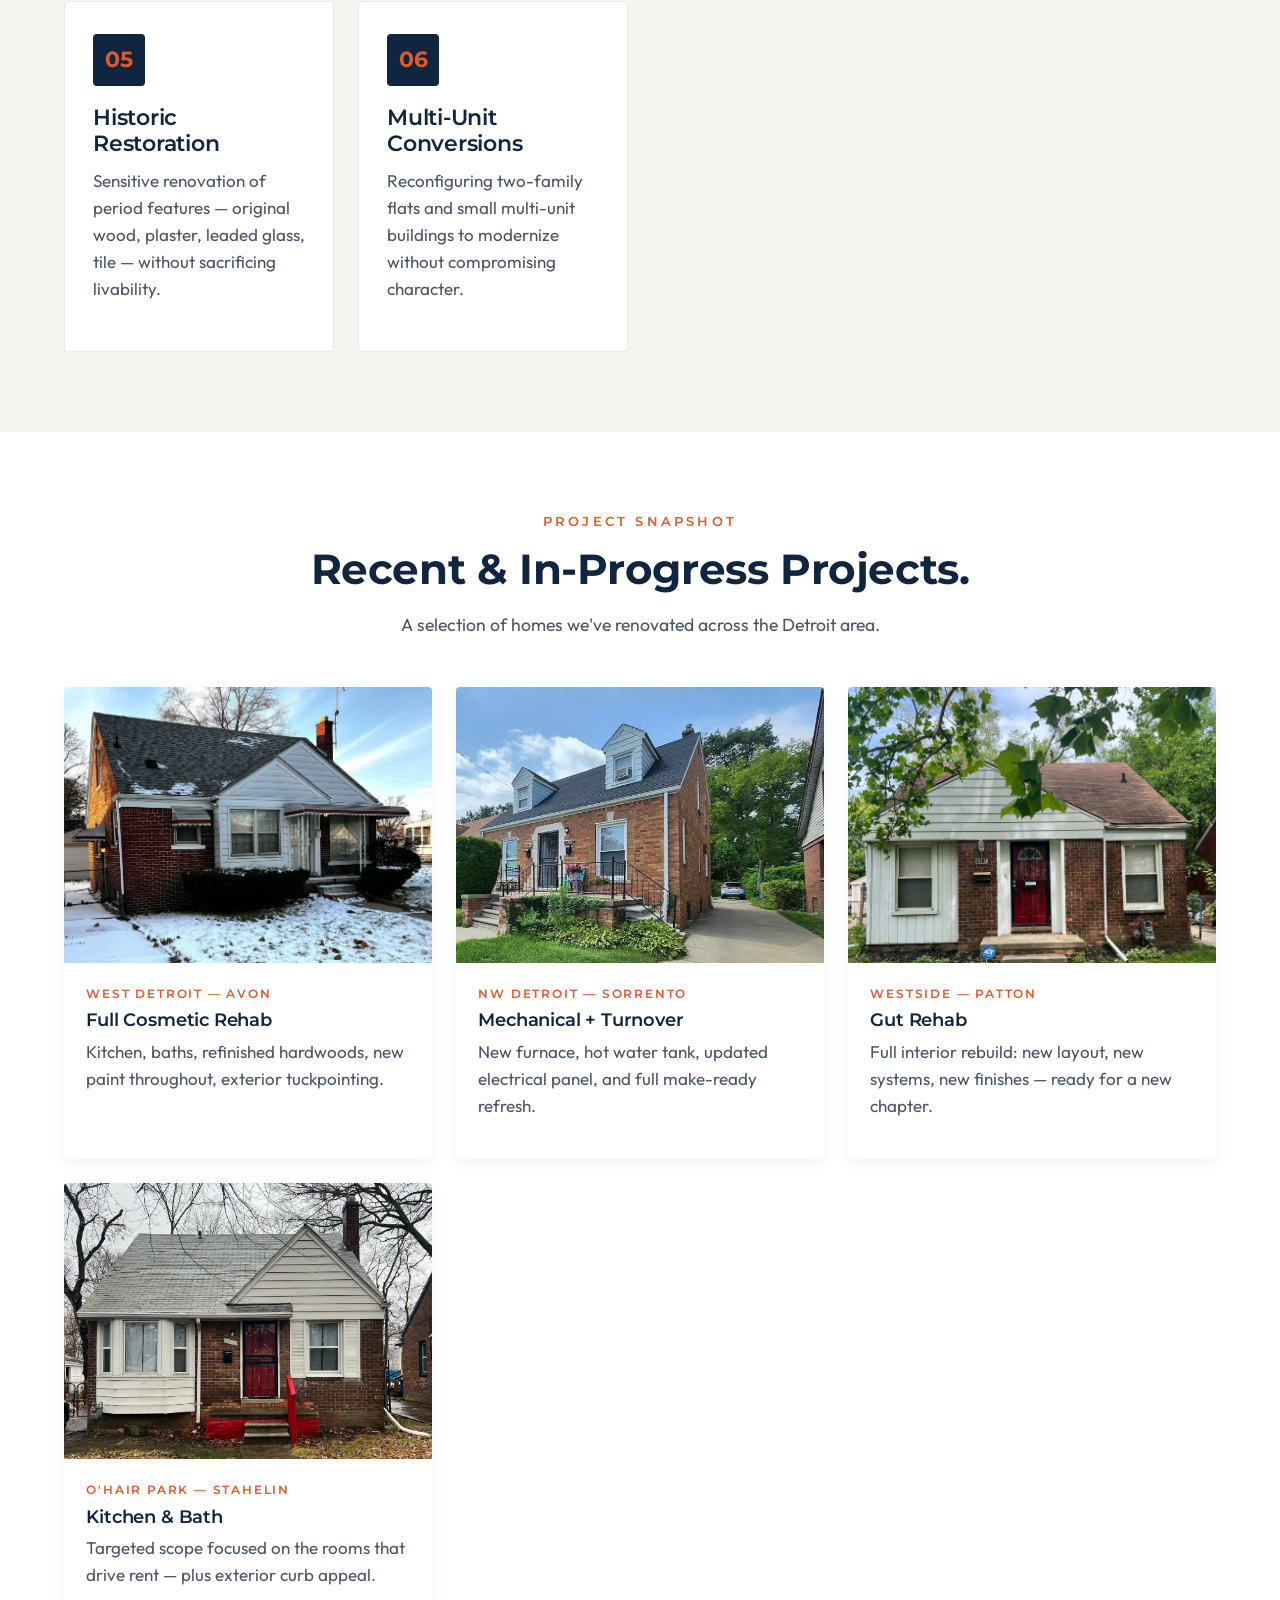
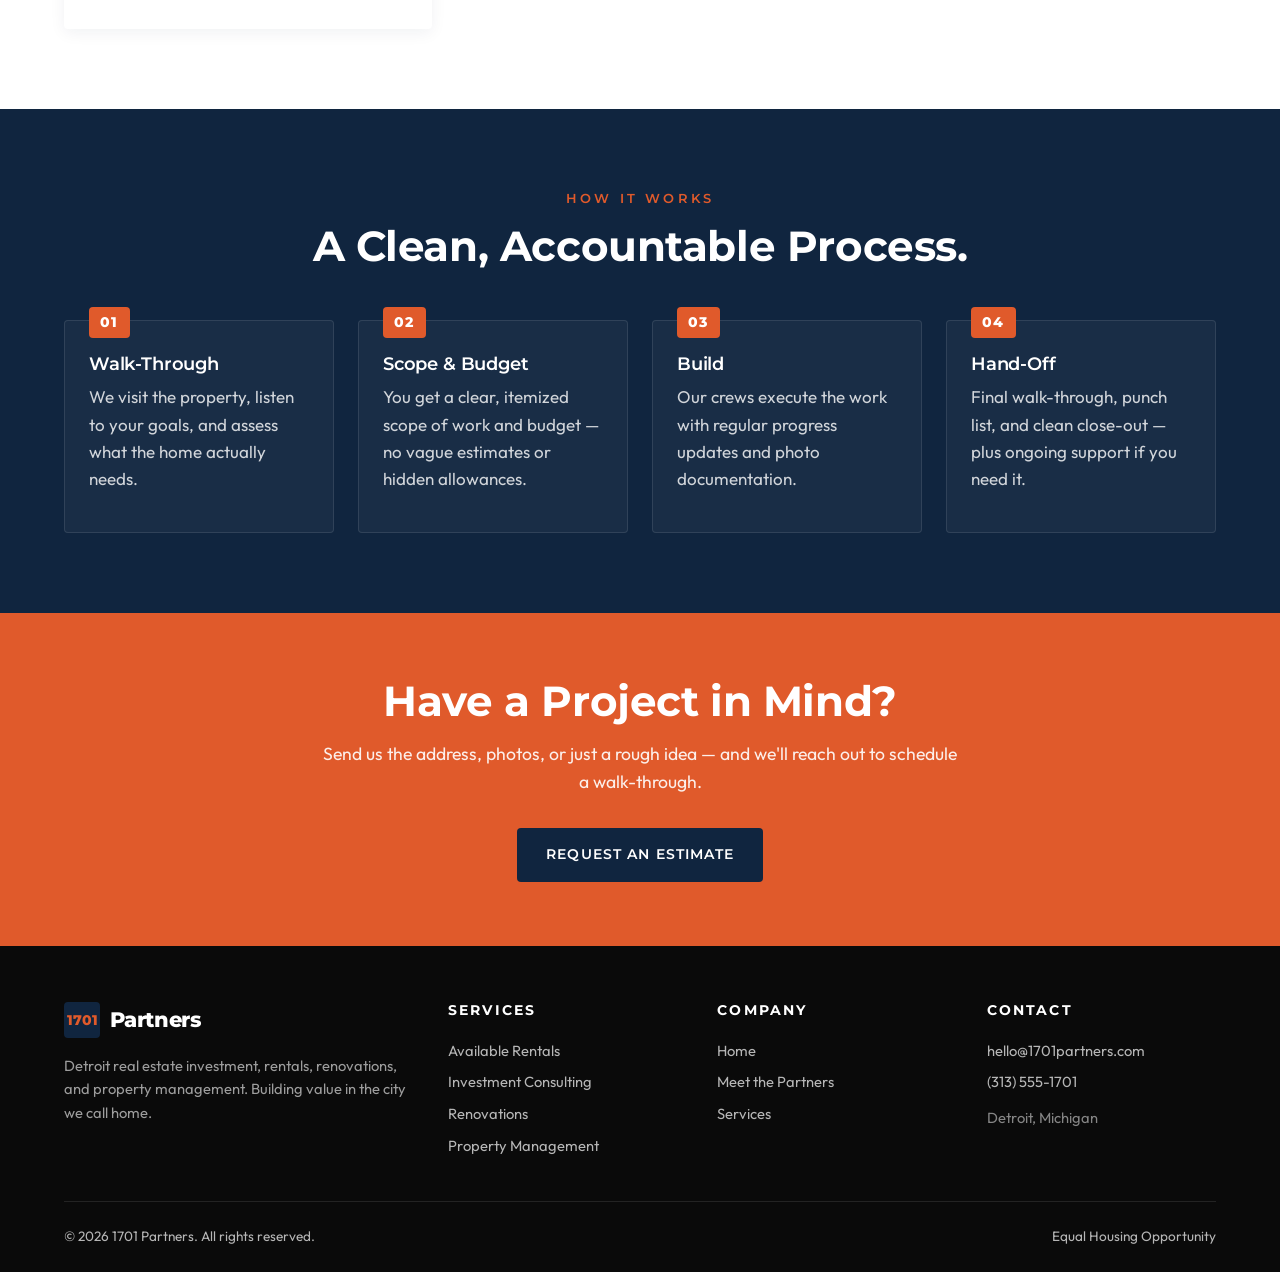
<file: renovations.html>
<!DOCTYPE html>
<html lang="en">
<head>
<meta charset="UTF-8">
<meta name="viewport" content="width=device-width, initial-scale=1.0">
<title>Renovations — 1701 Partners</title>
<meta name="description" content="Strategic renovations and rehabs from 1701 Partners — unlocking value in Detroit's historic housing stock with in-house construction expertise.">
<link rel="stylesheet" href="styles.css">
</head>
<body>

<header class="site-header">
  <div class="nav">
    <a href="index.html" class="brand"><span class="brand-mark">1701</span> Partners</a>
    <button class="menu-toggle" aria-label="Toggle menu" onclick="document.getElementById('navlinks').classList.toggle('open')">☰</button>
    <ul class="nav-links" id="navlinks">
      <li><a href="index.html">Home</a></li>
      <li><a href="meet-the-partners.html">Meet the Partners</a></li>
      <li><a href="services.html" class="active">Services</a></li>
      <li><a href="available-rentals.html">Rentals</a></li>
      <li><a href="index.html#contact" class="nav-cta">Contact</a></li>
    </ul>
  </div>
</header>

<section class="page-header with-image" style="--bg: url('images/westside-detroit-patton.jpg');">
  <div class="container">
    <h1>Renovations</h1>
    <p>Unlocking the value of Detroit's historic housing stock — one smart rehab at a time.</p>
  </div>
</section>

<section>
  <div class="container two-col">
    <div>
      <span class="section-eyebrow">Renovation Services</span>
      <h2>From Cosmetic Refresh to Full Gut Rehab.</h2>
      <p>Detroit is home to some of the most beautiful pre-war housing stock in the country — bungalows, Tudors, brick colonials, and classic two-family flats. But bringing these homes back requires more than cosmetic fixes. It requires a contractor who understands old bones, and an owner who knows what adds value versus what's just pretty.</p>
      <p>1701 Partners manages renovations from simple turnovers to full-scope rehabs. We work on our own properties, investor-owned properties, and owner-occupied homes.</p>
      <div style="margin-top:1.5rem"><a href="mailto:renovations@1701partners.com" class="btn">Request an Estimate</a></div>
    </div>
    <div>
      <img src="images/west-dearborn-audette.jpg" alt="Renovated West Dearborn home" style="aspect-ratio: 4/3; object-fit: cover;">
    </div>
  </div>
</section>

<section class="bg-cream">
  <div class="container">
    <div class="section-head">
      <span class="section-eyebrow">Scopes We Handle</span>
      <h2>Every Level of Renovation.</h2>
    </div>
    <div class="grid-3">
      <div class="service-card">
        <div class="service-icon">01</div>
        <h3>Turnover & Refresh</h3>
        <p>Between-tenant paint, flooring touch-ups, appliance swaps, and make-ready work to get units back on market fast.</p>
      </div>
      <div class="service-card">
        <div class="service-icon">02</div>
        <h3>Kitchen & Bath</h3>
        <p>Targeted renovations that drive the biggest rent bumps — new cabinets, counters, tile, fixtures, and finishes.</p>
      </div>
      <div class="service-card">
        <div class="service-icon">03</div>
        <h3>Full Gut Rehab</h3>
        <p>Down-to-studs renovations with new mechanicals, layouts, and finishes — ideal for distressed acquisitions.</p>
      </div>
      <div class="service-card">
        <div class="service-icon">04</div>
        <h3>Mechanical Updates</h3>
        <p>New roofs, HVAC, electrical service, plumbing stacks, and water heaters — the unsexy work that protects the asset.</p>
      </div>
      <div class="service-card">
        <div class="service-icon">05</div>
        <h3>Historic Restoration</h3>
        <p>Sensitive renovation of period features — original wood, plaster, leaded glass, tile — without sacrificing livability.</p>
      </div>
      <div class="service-card">
        <div class="service-icon">06</div>
        <h3>Multi-Unit Conversions</h3>
        <p>Reconfiguring two-family flats and small multi-unit buildings to modernize without compromising character.</p>
      </div>
    </div>
  </div>
</section>

<section>
  <div class="container">
    <div class="section-head">
      <span class="section-eyebrow">Project Snapshot</span>
      <h2>Recent & In-Progress Projects.</h2>
      <p>A selection of homes we've renovated across the Detroit area.</p>
    </div>
    <div class="property-grid">
      <div class="property-card">
        <img class="property-image" src="images/west-detroit-avon.jpg" alt="West Detroit Avon renovation">
        <div class="property-body">
          <div class="property-location">West Detroit — Avon</div>
          <h3>Full Cosmetic Rehab</h3>
          <p>Kitchen, baths, refinished hardwoods, new paint throughout, exterior tuckpointing.</p>
        </div>
      </div>
      <div class="property-card">
        <img class="property-image" src="images/nw-west-detroit-sorrento.jpg" alt="Sorrento renovation">
        <div class="property-body">
          <div class="property-location">NW Detroit — Sorrento</div>
          <h3>Mechanical + Turnover</h3>
          <p>New furnace, hot water tank, updated electrical panel, and full make-ready refresh.</p>
        </div>
      </div>
      <div class="property-card">
        <img class="property-image" src="images/westside-detroit-patton.jpg" alt="Westside Patton renovation">
        <div class="property-body">
          <div class="property-location">Westside — Patton</div>
          <h3>Gut Rehab</h3>
          <p>Full interior rebuild: new layout, new systems, new finishes — ready for a new chapter.</p>
        </div>
      </div>
      <div class="property-card">
        <img class="property-image" src="images/ohair-park-stahelin.jpg" alt="O'Hair Park Stahelin renovation">
        <div class="property-body">
          <div class="property-location">O'Hair Park — Stahelin</div>
          <h3>Kitchen & Bath</h3>
          <p>Targeted scope focused on the rooms that drive rent — plus exterior curb appeal.</p>
        </div>
      </div>
    </div>
  </div>
</section>

<section class="bg-navy">
  <div class="container">
    <div class="section-head">
      <span class="section-eyebrow" style="color: var(--orange)">How It Works</span>
      <h2 style="color: var(--white)">A Clean, Accountable Process.</h2>
    </div>
    <div class="process-grid">
      <div class="process-step">
        <h3>Walk-Through</h3>
        <p>We visit the property, listen to your goals, and assess what the home actually needs.</p>
      </div>
      <div class="process-step">
        <h3>Scope & Budget</h3>
        <p>You get a clear, itemized scope of work and budget — no vague estimates or hidden allowances.</p>
      </div>
      <div class="process-step">
        <h3>Build</h3>
        <p>Our crews execute the work with regular progress updates and photo documentation.</p>
      </div>
      <div class="process-step">
        <h3>Hand-Off</h3>
        <p>Final walk-through, punch list, and clean close-out — plus ongoing support if you need it.</p>
      </div>
    </div>
  </div>
</section>

<section class="cta-banner">
  <div class="container">
    <h2>Have a Project in Mind?</h2>
    <p>Send us the address, photos, or just a rough idea — and we'll reach out to schedule a walk-through.</p>
    <a href="mailto:renovations@1701partners.com" class="btn">Request an Estimate</a>
  </div>
</section>

<footer class="site-footer">
  <div class="container">
    <div class="footer-grid">
      <div>
        <div class="brand"><span class="brand-mark">1701</span> Partners</div>
        <p style="color:rgba(255,255,255,0.6)">Detroit real estate investment, rentals, renovations, and property management. Building value in the city we call home.</p>
      </div>
      <div>
        <h4>Services</h4>
        <a href="available-rentals.html">Available Rentals</a>
        <a href="investment-consulting.html">Investment Consulting</a>
        <a href="renovations.html">Renovations</a>
        <a href="property-management.html">Property Management</a>
      </div>
      <div>
        <h4>Company</h4>
        <a href="index.html">Home</a>
        <a href="meet-the-partners.html">Meet the Partners</a>
        <a href="services.html">Services</a>
      </div>
      <div>
        <h4>Contact</h4>
        <a href="mailto:hello@1701partners.com">hello@1701partners.com</a>
        <a href="tel:+13135551701">(313) 555-1701</a>
        <p style="color:rgba(255,255,255,0.5); margin-top:0.5rem">Detroit, Michigan</p>
      </div>
    </div>
    <div class="footer-bottom">
      <div>© 2026 1701 Partners. All rights reserved.</div>
      <div>Equal Housing Opportunity</div>
    </div>
  </div>
</footer>

</body>
</html>
</file>
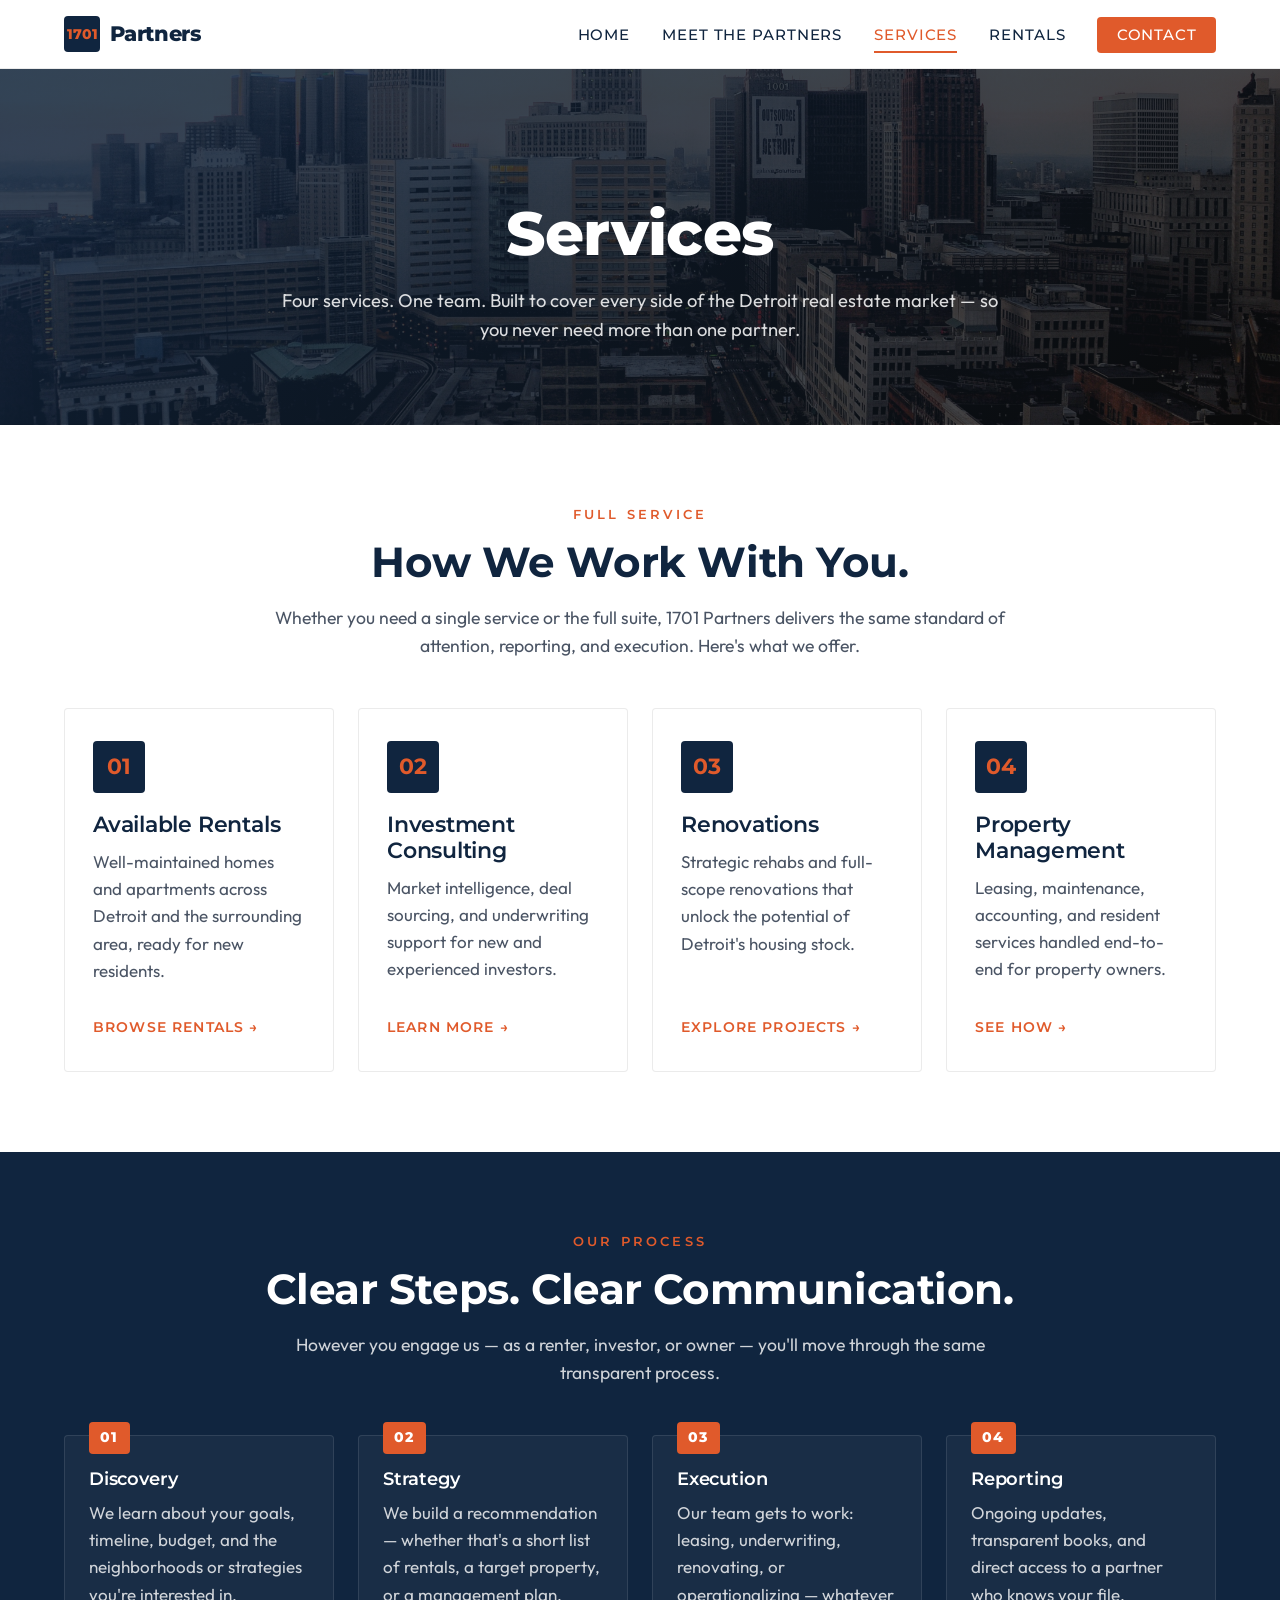
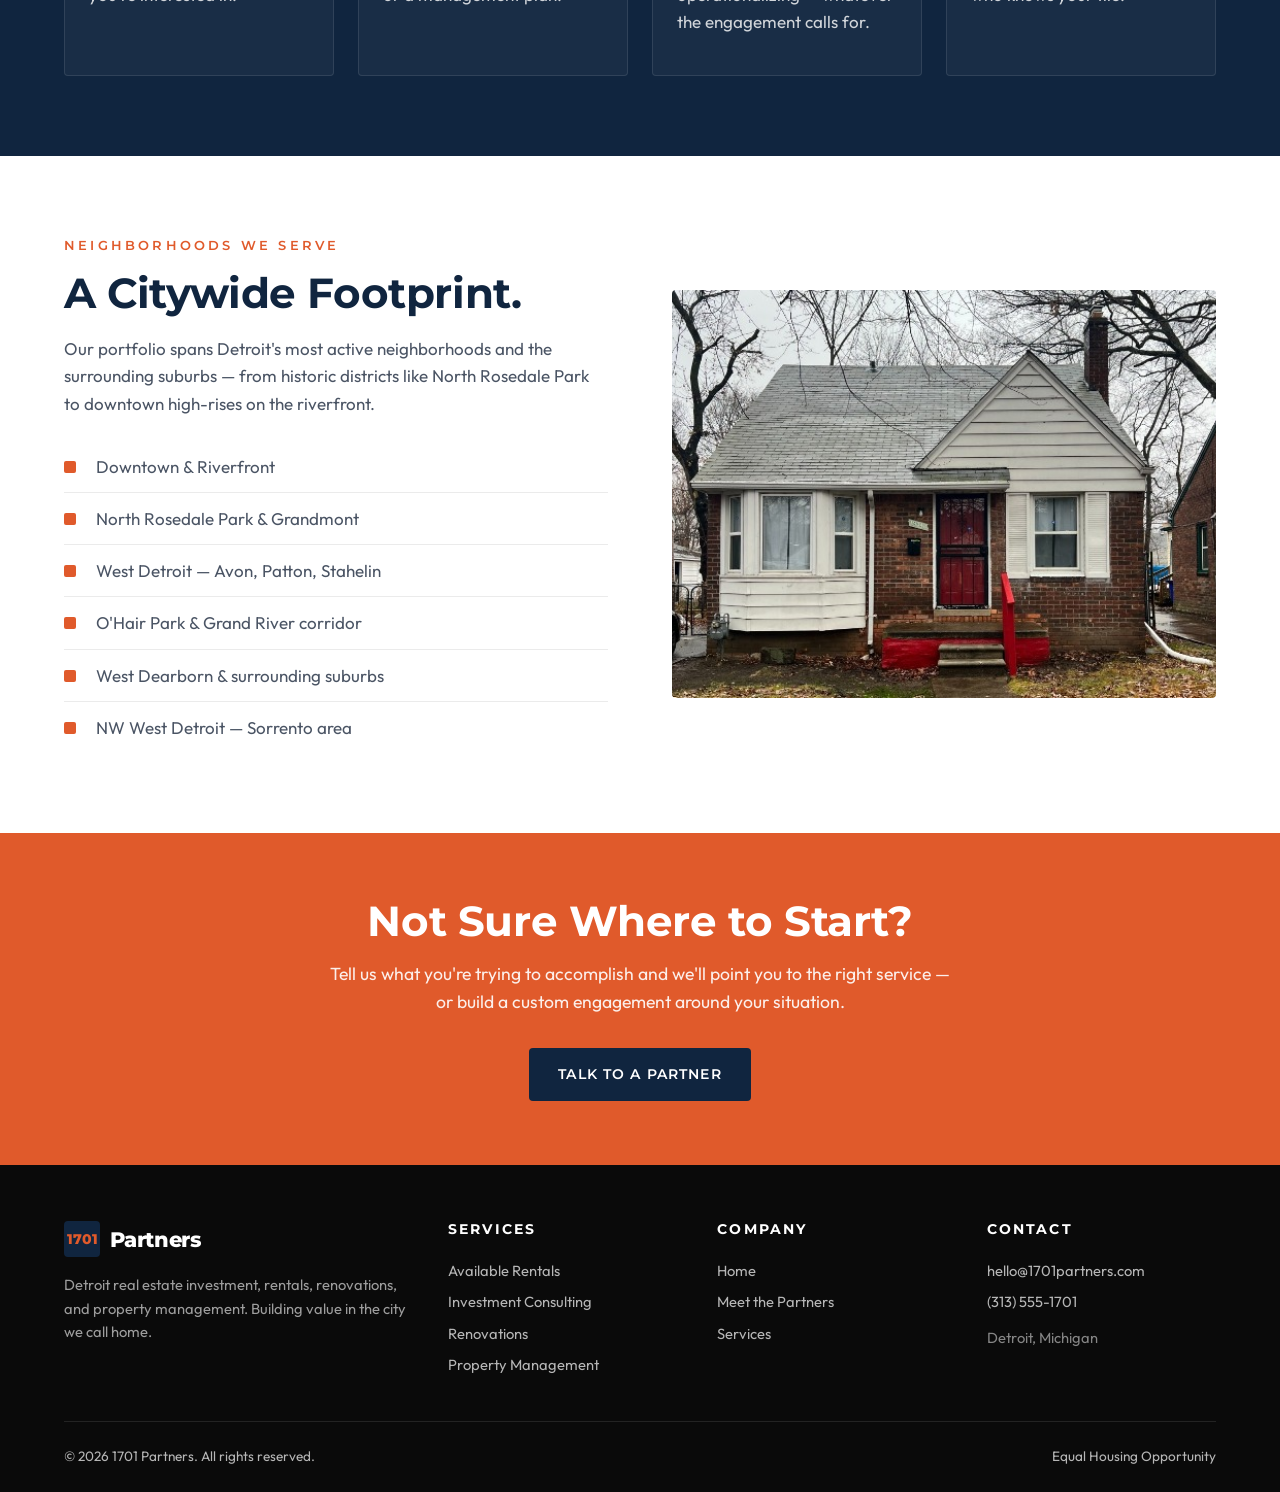
<file: services.html>
<!DOCTYPE html>
<html lang="en">
<head>
<meta charset="UTF-8">
<meta name="viewport" content="width=device-width, initial-scale=1.0">
<title>Services — 1701 Partners</title>
<meta name="description" content="Rentals, investment consulting, renovations, and property management from 1701 Partners — Detroit's trusted real estate firm.">
<link rel="stylesheet" href="styles.css">
</head>
<body>

<header class="site-header">
  <div class="nav">
    <a href="index.html" class="brand"><span class="brand-mark">1701</span> Partners</a>
    <button class="menu-toggle" aria-label="Toggle menu" onclick="document.getElementById('navlinks').classList.toggle('open')">☰</button>
    <ul class="nav-links" id="navlinks">
      <li><a href="index.html">Home</a></li>
      <li><a href="meet-the-partners.html">Meet the Partners</a></li>
      <li><a href="services.html" class="active">Services</a></li>
      <li><a href="available-rentals.html">Rentals</a></li>
      <li><a href="index.html#contact" class="nav-cta">Contact</a></li>
    </ul>
  </div>
</header>

<section class="page-header with-image" style="--bg: url('images/downtown-detroit-skyline.jpg');">
  <div class="container">
    <h1>Services</h1>
    <p>Four services. One team. Built to cover every side of the Detroit real estate market — so you never need more than one partner.</p>
  </div>
</section>

<section>
  <div class="container">
    <div class="section-head">
      <span class="section-eyebrow">Full Service</span>
      <h2>How We Work With You.</h2>
      <p>Whether you need a single service or the full suite, 1701 Partners delivers the same standard of attention, reporting, and execution. Here's what we offer.</p>
    </div>

    <div class="grid-4">
      <a href="available-rentals.html" class="service-card">
        <div class="service-icon">01</div>
        <h3>Available Rentals</h3>
        <p>Well-maintained homes and apartments across Detroit and the surrounding area, ready for new residents.</p>
        <span class="more">Browse Rentals →</span>
      </a>
      <a href="investment-consulting.html" class="service-card">
        <div class="service-icon">02</div>
        <h3>Investment Consulting</h3>
        <p>Market intelligence, deal sourcing, and underwriting support for new and experienced investors.</p>
        <span class="more">Learn More →</span>
      </a>
      <a href="renovations.html" class="service-card">
        <div class="service-icon">03</div>
        <h3>Renovations</h3>
        <p>Strategic rehabs and full-scope renovations that unlock the potential of Detroit's housing stock.</p>
        <span class="more">Explore Projects →</span>
      </a>
      <a href="property-management.html" class="service-card">
        <div class="service-icon">04</div>
        <h3>Property Management</h3>
        <p>Leasing, maintenance, accounting, and resident services handled end-to-end for property owners.</p>
        <span class="more">See How →</span>
      </a>
    </div>
  </div>
</section>

<section class="bg-navy">
  <div class="container">
    <div class="section-head">
      <span class="section-eyebrow" style="color: var(--orange)">Our Process</span>
      <h2 style="color: var(--white)">Clear Steps. Clear Communication.</h2>
      <p style="color: rgba(255,255,255,0.8)">However you engage us — as a renter, investor, or owner — you'll move through the same transparent process.</p>
    </div>
    <div class="process-grid">
      <div class="process-step">
        <h3>Discovery</h3>
        <p>We learn about your goals, timeline, budget, and the neighborhoods or strategies you're interested in.</p>
      </div>
      <div class="process-step">
        <h3>Strategy</h3>
        <p>We build a recommendation — whether that's a short list of rentals, a target property, or a management plan.</p>
      </div>
      <div class="process-step">
        <h3>Execution</h3>
        <p>Our team gets to work: leasing, underwriting, renovating, or operationalizing — whatever the engagement calls for.</p>
      </div>
      <div class="process-step">
        <h3>Reporting</h3>
        <p>Ongoing updates, transparent books, and direct access to a partner who knows your file.</p>
      </div>
    </div>
  </div>
</section>

<section>
  <div class="container two-col">
    <div>
      <span class="section-eyebrow">Neighborhoods We Serve</span>
      <h2>A Citywide Footprint.</h2>
      <p>Our portfolio spans Detroit's most active neighborhoods and the surrounding suburbs — from historic districts like North Rosedale Park to downtown high-rises on the riverfront.</p>
      <ul class="feature-list">
        <li>Downtown & Riverfront</li>
        <li>North Rosedale Park & Grandmont</li>
        <li>West Detroit — Avon, Patton, Stahelin</li>
        <li>O'Hair Park & Grand River corridor</li>
        <li>West Dearborn & surrounding suburbs</li>
        <li>NW West Detroit — Sorrento area</li>
      </ul>
    </div>
    <div>
      <img src="images/ohair-park-stahelin.jpg" alt="O'Hair Park home on Stahelin" style="aspect-ratio: 4/3; object-fit: cover;">
    </div>
  </div>
</section>

<section class="cta-banner">
  <div class="container">
    <h2>Not Sure Where to Start?</h2>
    <p>Tell us what you're trying to accomplish and we'll point you to the right service — or build a custom engagement around your situation.</p>
    <a href="mailto:hello@1701partners.com" class="btn">Talk to a Partner</a>
  </div>
</section>

<footer class="site-footer">
  <div class="container">
    <div class="footer-grid">
      <div>
        <div class="brand"><span class="brand-mark">1701</span> Partners</div>
        <p style="color:rgba(255,255,255,0.6)">Detroit real estate investment, rentals, renovations, and property management. Building value in the city we call home.</p>
      </div>
      <div>
        <h4>Services</h4>
        <a href="available-rentals.html">Available Rentals</a>
        <a href="investment-consulting.html">Investment Consulting</a>
        <a href="renovations.html">Renovations</a>
        <a href="property-management.html">Property Management</a>
      </div>
      <div>
        <h4>Company</h4>
        <a href="index.html">Home</a>
        <a href="meet-the-partners.html">Meet the Partners</a>
        <a href="services.html">Services</a>
      </div>
      <div>
        <h4>Contact</h4>
        <a href="mailto:hello@1701partners.com">hello@1701partners.com</a>
        <a href="tel:+13135551701">(313) 555-1701</a>
        <p style="color:rgba(255,255,255,0.5); margin-top:0.5rem">Detroit, Michigan</p>
      </div>
    </div>
    <div class="footer-bottom">
      <div>© 2026 1701 Partners. All rights reserved.</div>
      <div>Equal Housing Opportunity</div>
    </div>
  </div>
</footer>

</body>
</html>
</file>
<file: styles.css>
/* =========================================================
   1701 Partners — Shared Stylesheet
   Brand: White, Black, Orange, Navy, Rust, Slate
   Fonts: Montserrat (headings) + Garet (body, with fallback)
   ========================================================= */

@import url('https://fonts.googleapis.com/css2?family=Montserrat:wght@400;500;600;700;800&family=Outfit:wght@300;400;500;600&display=swap');

:root {
  --white: #ffffff;
  --black: #0a0a0a;
  --orange: #e05a2b;
  --orange-dark: #c44a1f;
  --navy: #10253f;
  --navy-deep: #0a1a2e;
  --rust: #a03a1f;
  --slate: #4a5464;
  --slate-light: #6b7482;
  --cream: #f6f4f1;
  --border: rgba(255, 255, 255, 0.12);

  --font-head: 'Montserrat', system-ui, -apple-system, sans-serif;
  --font-body: 'Garet', 'Outfit', system-ui, -apple-system, sans-serif;

  --max: 1200px;
  --radius: 4px;
  --trans: 0.25s ease;
}

* { box-sizing: border-box; margin: 0; padding: 0; }

html { scroll-behavior: smooth; }

body {
  font-family: var(--font-body);
  color: var(--black);
  background: var(--white);
  line-height: 1.6;
  font-size: 17px;
  -webkit-font-smoothing: antialiased;
}

img { max-width: 100%; display: block; }

h1, h2, h3, h4, h5 {
  font-family: var(--font-head);
  color: var(--navy);
  line-height: 1.2;
  letter-spacing: -0.01em;
}

h1 { font-size: clamp(2.2rem, 5vw, 3.8rem); font-weight: 800; }
h2 { font-size: clamp(1.8rem, 3.5vw, 2.6rem); font-weight: 700; margin-bottom: 1rem; }
h3 { font-size: 1.35rem; font-weight: 600; margin-bottom: 0.6rem; }

p { margin-bottom: 1rem; color: var(--slate); }

a { color: var(--orange); text-decoration: none; transition: color var(--trans); }
a:hover { color: var(--rust); }

.container { max-width: var(--max); margin: 0 auto; padding: 0 1.5rem; }

/* ---------- HEADER / NAV ---------- */
.site-header {
  position: sticky;
  top: 0;
  z-index: 100;
  background: rgba(255, 255, 255, 0.97);
  backdrop-filter: blur(10px);
  border-bottom: 1px solid rgba(10, 10, 10, 0.08);
}
.nav {
  display: flex;
  align-items: center;
  justify-content: space-between;
  padding: 1rem 1.5rem;
  max-width: var(--max);
  margin: 0 auto;
}
.brand {
  font-family: var(--font-head);
  font-weight: 800;
  font-size: 1.3rem;
  color: var(--navy);
  letter-spacing: -0.02em;
  display: flex;
  align-items: center;
  gap: 0.6rem;
}
.brand-mark {
  display: inline-block;
  width: 36px;
  height: 36px;
  background: var(--navy);
  color: var(--orange);
  border-radius: var(--radius);
  font-family: var(--font-head);
  font-weight: 800;
  font-size: 0.85rem;
  line-height: 36px;
  text-align: center;
  letter-spacing: 0;
}
.nav-links {
  display: flex;
  gap: 2rem;
  list-style: none;
  align-items: center;
}
.nav-links a {
  color: var(--navy);
  font-family: var(--font-head);
  font-weight: 500;
  font-size: 0.92rem;
  text-transform: uppercase;
  letter-spacing: 0.06em;
  position: relative;
  padding: 0.3rem 0;
}
.nav-links a:hover,
.nav-links a.active { color: var(--orange); }
.nav-links a.active::after {
  content: '';
  position: absolute;
  left: 0; right: 0; bottom: -4px;
  height: 2px;
  background: var(--orange);
}
.nav-cta {
  background: var(--orange);
  color: var(--white) !important;
  padding: 0.55rem 1.2rem !important;
  border-radius: var(--radius);
  transition: background var(--trans);
}
.nav-cta:hover { background: var(--rust); color: var(--white) !important; }
.nav-cta::after { display: none !important; }

.menu-toggle { display: none; background: none; border: 0; font-size: 1.6rem; color: var(--navy); cursor: pointer; }

/* ---------- HERO ---------- */
.hero {
  position: relative;
  min-height: 88vh;
  display: flex;
  align-items: center;
  color: var(--white);
  overflow: hidden;
  background: var(--navy-deep);
}
.hero::before {
  content: '';
  position: absolute;
  inset: 0;
  background-image: linear-gradient(135deg, rgba(16,37,63,0.85) 0%, rgba(10,10,10,0.65) 100%), url('images/downtown-detroit-skyline.jpg');
  background-size: cover;
  background-position: center;
  z-index: 0;
}
.hero .container { position: relative; z-index: 1; padding-top: 6rem; padding-bottom: 6rem; }
.hero-eyebrow {
  font-family: var(--font-head);
  text-transform: uppercase;
  letter-spacing: 0.25em;
  font-size: 0.85rem;
  color: var(--orange);
  font-weight: 600;
  margin-bottom: 1.2rem;
}
.hero h1 { color: var(--white); max-width: 820px; margin-bottom: 1.3rem; }
.hero p.lead {
  color: rgba(255,255,255,0.85);
  font-size: 1.2rem;
  max-width: 640px;
  margin-bottom: 2rem;
}
.btn {
  display: inline-block;
  padding: 0.95rem 1.8rem;
  background: var(--orange);
  color: var(--white);
  font-family: var(--font-head);
  font-weight: 600;
  text-transform: uppercase;
  letter-spacing: 0.08em;
  font-size: 0.9rem;
  border-radius: var(--radius);
  transition: background var(--trans), transform var(--trans);
  border: 0;
  cursor: pointer;
}
.btn:hover { background: var(--rust); color: var(--white); transform: translateY(-1px); }
.btn-outline {
  background: transparent;
  border: 2px solid var(--white);
  color: var(--white);
  padding: 0.8rem 1.8rem;
}
.btn-outline:hover { background: var(--white); color: var(--navy); }
.btn-row { display: flex; gap: 1rem; flex-wrap: wrap; }

/* ---------- SECTIONS ---------- */
section { padding: 5rem 0; }
.section-eyebrow {
  font-family: var(--font-head);
  text-transform: uppercase;
  letter-spacing: 0.25em;
  font-size: 0.8rem;
  color: var(--orange);
  font-weight: 600;
  margin-bottom: 0.8rem;
  display: block;
}
.section-head {
  max-width: 780px;
  margin: 0 auto 3rem;
  text-align: center;
}
.section-head p { font-size: 1.1rem; }

.bg-cream { background: var(--cream); }
.bg-navy { background: var(--navy); color: var(--white); }
.bg-navy h1, .bg-navy h2, .bg-navy h3 { color: var(--white); }
.bg-navy p { color: rgba(255,255,255,0.8); }

/* ---------- SERVICE CARDS ---------- */
.grid-3 {
  display: grid;
  grid-template-columns: repeat(auto-fit, minmax(260px, 1fr));
  gap: 1.5rem;
}
.grid-4 {
  display: grid;
  grid-template-columns: repeat(auto-fit, minmax(240px, 1fr));
  gap: 1.5rem;
}
.service-card {
  background: var(--white);
  border: 1px solid rgba(10,10,10,0.08);
  border-radius: var(--radius);
  padding: 2rem 1.75rem;
  transition: transform var(--trans), box-shadow var(--trans), border-color var(--trans);
  display: flex;
  flex-direction: column;
  text-decoration: none;
  color: inherit;
}
.service-card:hover {
  transform: translateY(-4px);
  box-shadow: 0 16px 40px rgba(16,37,63,0.12);
  border-color: var(--orange);
}
.service-icon {
  width: 52px;
  height: 52px;
  border-radius: var(--radius);
  background: var(--navy);
  color: var(--orange);
  display: flex;
  align-items: center;
  justify-content: center;
  font-size: 1.4rem;
  margin-bottom: 1.2rem;
  font-family: var(--font-head);
  font-weight: 700;
}
.service-card h3 { color: var(--navy); }
.service-card .more {
  margin-top: auto;
  padding-top: 1rem;
  font-family: var(--font-head);
  font-weight: 600;
  color: var(--orange);
  font-size: 0.9rem;
  text-transform: uppercase;
  letter-spacing: 0.08em;
}

/* ---------- PROPERTY CARDS ---------- */
.property-grid {
  display: grid;
  grid-template-columns: repeat(auto-fit, minmax(300px, 1fr));
  gap: 1.5rem;
}
.property-card {
  background: var(--white);
  border-radius: var(--radius);
  overflow: hidden;
  box-shadow: 0 4px 16px rgba(16,37,63,0.06);
  transition: transform var(--trans), box-shadow var(--trans);
  display: flex;
  flex-direction: column;
}
.property-card:hover { transform: translateY(-4px); box-shadow: 0 16px 36px rgba(16,37,63,0.15); }
.property-image {
  width: 100%;
  aspect-ratio: 4/3;
  object-fit: cover;
}
.property-body { padding: 1.3rem 1.4rem 1.5rem; display: flex; flex-direction: column; flex: 1; }
.property-location {
  font-family: var(--font-head);
  font-size: 0.75rem;
  text-transform: uppercase;
  letter-spacing: 0.15em;
  color: var(--orange);
  font-weight: 600;
  margin-bottom: 0.4rem;
}
.property-card h3 { font-size: 1.15rem; margin-bottom: 0.4rem; }
.property-meta {
  display: flex;
  gap: 1rem;
  flex-wrap: wrap;
  font-family: var(--font-head);
  font-size: 0.85rem;
  color: var(--slate);
  margin-top: auto;
  padding-top: 0.8rem;
  border-top: 1px solid rgba(10,10,10,0.08);
}
.property-meta span strong { color: var(--navy); font-weight: 700; }
.property-status {
  display: inline-block;
  padding: 0.25rem 0.65rem;
  background: var(--orange);
  color: var(--white);
  font-family: var(--font-head);
  font-size: 0.7rem;
  text-transform: uppercase;
  letter-spacing: 0.12em;
  border-radius: var(--radius);
  font-weight: 600;
  margin-bottom: 0.6rem;
}
.property-status.leased { background: var(--slate); }

/* ---------- 2-COLUMN ---------- */
.two-col {
  display: grid;
  grid-template-columns: 1fr 1fr;
  gap: 4rem;
  align-items: center;
}
.two-col img { border-radius: var(--radius); }
@media (max-width: 860px) { .two-col { grid-template-columns: 1fr; gap: 2rem; } }

/* ---------- FEATURE LIST ---------- */
.feature-list { list-style: none; margin-top: 1.5rem; }
.feature-list li {
  padding: 0.75rem 0 0.75rem 2rem;
  position: relative;
  border-bottom: 1px solid rgba(10,10,10,0.08);
  color: var(--slate);
}
.feature-list li:last-child { border-bottom: 0; }
.feature-list li::before {
  content: '';
  position: absolute;
  left: 0; top: 1.25rem;
  width: 12px; height: 12px;
  background: var(--orange);
  border-radius: 2px;
}
.bg-navy .feature-list li { border-color: rgba(255,255,255,0.12); color: rgba(255,255,255,0.85); }

/* ---------- PAGE HEADER (for interior pages) ---------- */
.page-header {
  position: relative;
  padding: 8rem 0 5rem;
  color: var(--white);
  background: var(--navy);
  text-align: center;
  overflow: hidden;
}
.page-header::before {
  content: '';
  position: absolute;
  inset: 0;
  background-image: linear-gradient(135deg, rgba(16,37,63,0.9), rgba(10,10,10,0.75));
  z-index: 0;
}
.page-header.with-image::before {
  background-image: linear-gradient(135deg, rgba(16,37,63,0.85), rgba(10,10,10,0.75)), var(--bg);
  background-size: cover;
  background-position: center;
}
.page-header .container { position: relative; z-index: 1; }
.page-header h1 { color: var(--white); margin-bottom: 1rem; }
.page-header p { color: rgba(255,255,255,0.85); max-width: 720px; margin: 0 auto; font-size: 1.15rem; }

/* ---------- STATS ---------- */
.stats { display: grid; grid-template-columns: repeat(auto-fit, minmax(160px, 1fr)); gap: 2rem; text-align: center; }
.stat-num {
  font-family: var(--font-head);
  font-size: 2.8rem;
  font-weight: 800;
  color: var(--orange);
  line-height: 1;
}
.stat-label {
  font-family: var(--font-head);
  text-transform: uppercase;
  letter-spacing: 0.12em;
  font-size: 0.8rem;
  color: var(--slate);
  margin-top: 0.4rem;
  font-weight: 600;
}
.bg-navy .stat-label { color: rgba(255,255,255,0.7); }

/* ---------- CTA BANNER ---------- */
.cta-banner {
  background: var(--orange);
  color: var(--white);
  padding: 4rem 0;
  text-align: center;
}
.cta-banner h2 { color: var(--white); margin-bottom: 0.8rem; }
.cta-banner p { color: rgba(255,255,255,0.9); max-width: 640px; margin: 0 auto 2rem; font-size: 1.1rem; }
.cta-banner .btn { background: var(--navy); }
.cta-banner .btn:hover { background: var(--black); }

/* ---------- FOOTER ---------- */
.site-footer {
  background: var(--black);
  color: rgba(255,255,255,0.7);
  padding: 3.5rem 0 1.5rem;
  font-size: 0.92rem;
}
.footer-grid {
  display: grid;
  grid-template-columns: 1.5fr 1fr 1fr 1fr;
  gap: 2.5rem;
  margin-bottom: 2.5rem;
}
.site-footer h4 {
  color: var(--white);
  font-size: 0.9rem;
  text-transform: uppercase;
  letter-spacing: 0.15em;
  margin-bottom: 1rem;
  font-weight: 700;
}
.site-footer a { color: rgba(255,255,255,0.7); display: block; padding: 0.25rem 0; }
.site-footer a:hover { color: var(--orange); }
.site-footer .brand { color: var(--white); margin-bottom: 1rem; }
.footer-bottom {
  border-top: 1px solid rgba(255,255,255,0.1);
  padding-top: 1.5rem;
  display: flex;
  justify-content: space-between;
  flex-wrap: wrap;
  gap: 1rem;
  font-size: 0.85rem;
}
@media (max-width: 760px) { .footer-grid { grid-template-columns: 1fr 1fr; } }
@media (max-width: 500px) { .footer-grid { grid-template-columns: 1fr; } }

/* ---------- COMING SOON ---------- */
.coming-soon {
  text-align: center;
  padding: 5rem 2rem;
  background: var(--cream);
  border-radius: var(--radius);
  border: 1px dashed rgba(16,37,63,0.2);
}
.coming-soon .badge {
  display: inline-block;
  padding: 0.4rem 1rem;
  background: var(--navy);
  color: var(--orange);
  font-family: var(--font-head);
  text-transform: uppercase;
  letter-spacing: 0.2em;
  font-size: 0.75rem;
  font-weight: 700;
  border-radius: var(--radius);
  margin-bottom: 1.2rem;
}
.partner-placeholder-grid {
  display: grid;
  grid-template-columns: repeat(auto-fit, minmax(240px, 1fr));
  gap: 1.5rem;
  max-width: 900px;
  margin: 2.5rem auto 0;
}
.partner-card {
  background: var(--white);
  border: 1px solid rgba(10,10,10,0.08);
  border-radius: var(--radius);
  padding: 1.75rem;
  text-align: center;
}
.partner-avatar {
  width: 90px;
  height: 90px;
  border-radius: 50%;
  margin: 0 auto 1rem;
  background: linear-gradient(135deg, var(--navy), var(--slate));
  display: flex;
  align-items: center;
  justify-content: center;
  color: var(--orange);
  font-family: var(--font-head);
  font-weight: 800;
  font-size: 1.8rem;
}
.partner-card h3 { color: var(--navy); margin-bottom: 0.3rem; }
.partner-role {
  font-family: var(--font-head);
  text-transform: uppercase;
  letter-spacing: 0.12em;
  font-size: 0.75rem;
  color: var(--orange);
  font-weight: 600;
}

/* ---------- CONTACT FORM ---------- */
.contact-form {
  display: grid;
  grid-template-columns: 1fr 1fr;
  gap: 1rem;
  max-width: 640px;
  margin: 2rem auto 0;
}
.contact-form .full { grid-column: 1 / -1; }
.contact-form input,
.contact-form textarea,
.contact-form select {
  width: 100%;
  padding: 0.9rem 1rem;
  border: 1px solid rgba(10,10,10,0.15);
  border-radius: var(--radius);
  font-family: var(--font-body);
  font-size: 1rem;
  background: var(--white);
  color: var(--black);
  transition: border-color var(--trans);
}
.contact-form input:focus,
.contact-form textarea:focus,
.contact-form select:focus { outline: none; border-color: var(--orange); }
.contact-form textarea { min-height: 140px; resize: vertical; }

/* ---------- RESPONSIVE NAV ---------- */
@media (max-width: 820px) {
  .nav-links {
    position: absolute;
    top: 100%;
    left: 0; right: 0;
    background: var(--white);
    flex-direction: column;
    padding: 1rem 1.5rem 1.5rem;
    gap: 0.5rem;
    border-bottom: 1px solid rgba(10,10,10,0.08);
    display: none;
  }
  .nav-links.open { display: flex; }
  .nav-links a { padding: 0.6rem 0; width: 100%; }
  .menu-toggle { display: block; }
}

/* ---------- PROCESS STEPS ---------- */
.process-grid {
  display: grid;
  grid-template-columns: repeat(auto-fit, minmax(220px, 1fr));
  gap: 1.5rem;
  counter-reset: step;
}
.process-step {
  position: relative;
  padding: 2rem 1.5rem 1.5rem;
  background: var(--white);
  border-radius: var(--radius);
  border: 1px solid rgba(10,10,10,0.08);
}
.process-step::before {
  counter-increment: step;
  content: counter(step, decimal-leading-zero);
  position: absolute;
  top: -14px; left: 1.5rem;
  background: var(--orange);
  color: var(--white);
  font-family: var(--font-head);
  font-weight: 800;
  font-size: 0.85rem;
  padding: 0.3rem 0.7rem;
  border-radius: var(--radius);
  letter-spacing: 0.08em;
}
.process-step h3 { font-size: 1.1rem; }
.bg-navy .process-step { background: rgba(255,255,255,0.04); border-color: rgba(255,255,255,0.1); }
.bg-navy .process-step h3 { color: var(--white); }
</file>
